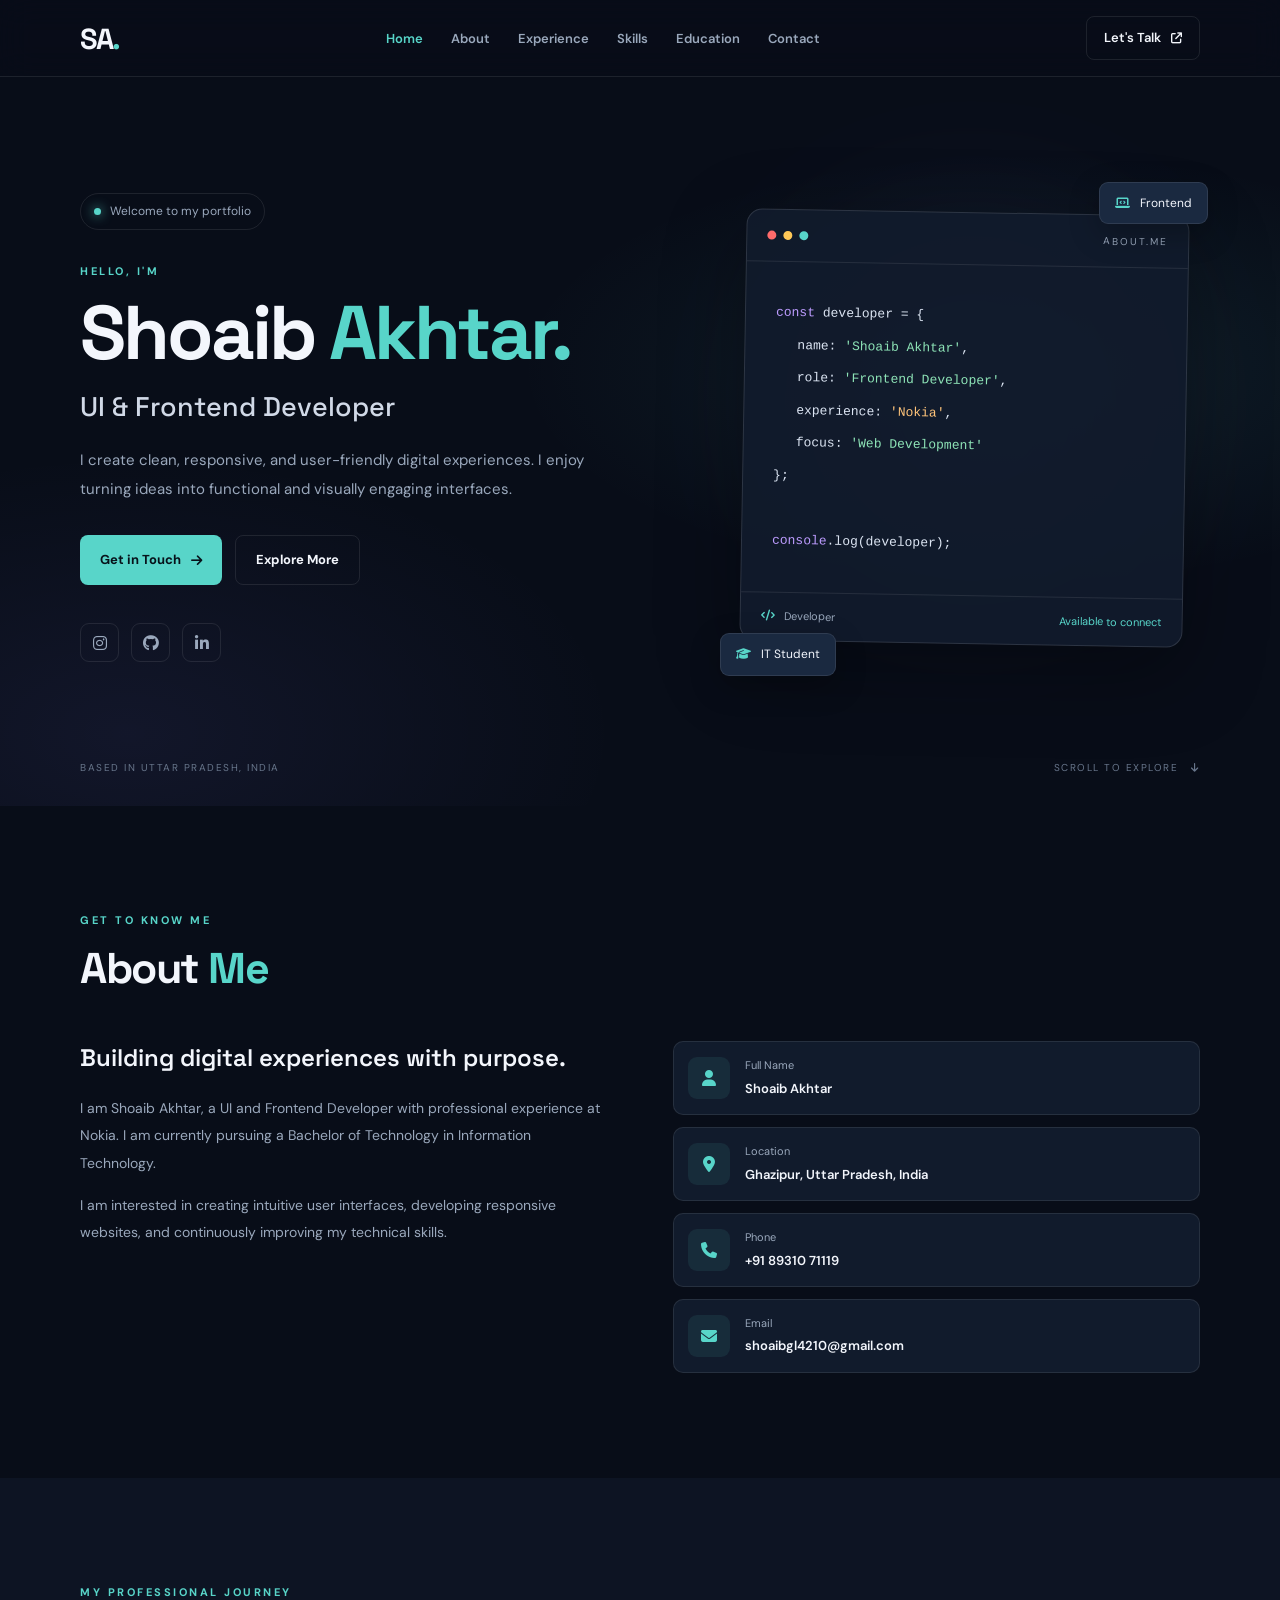
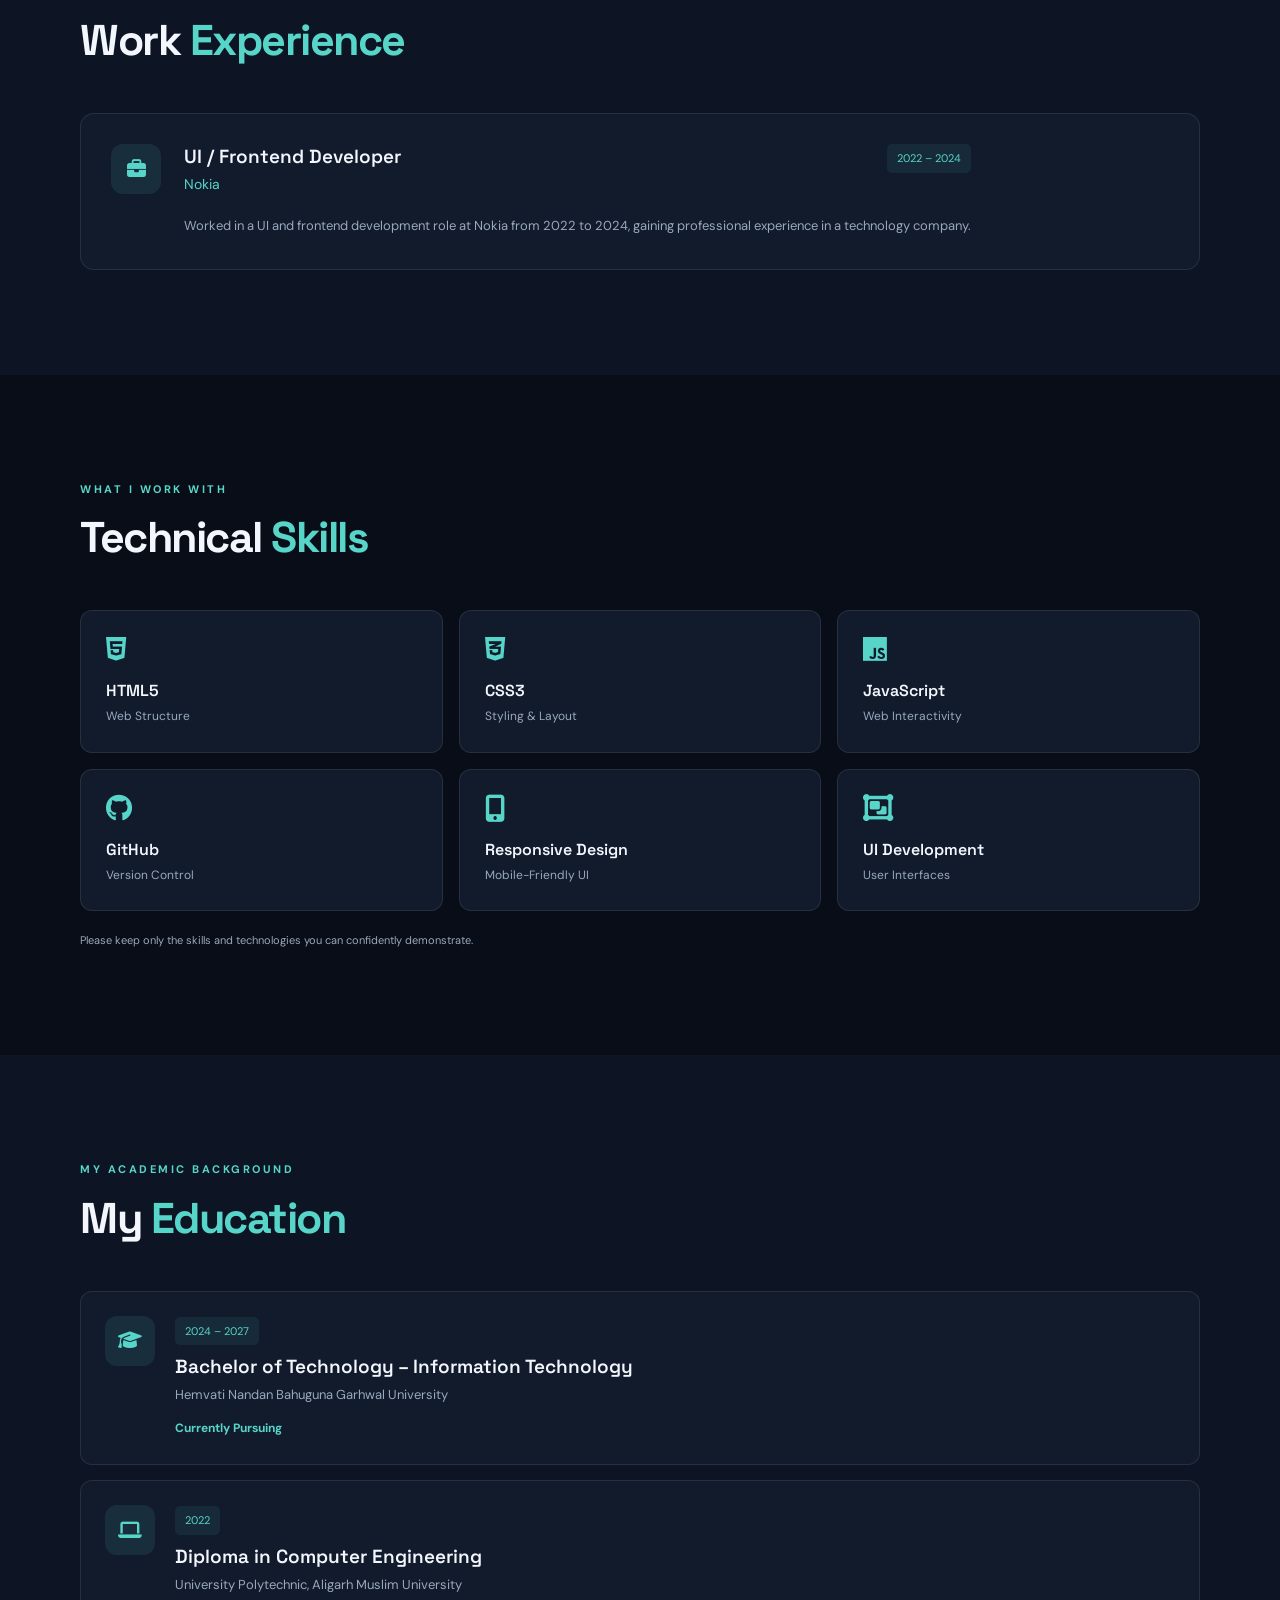
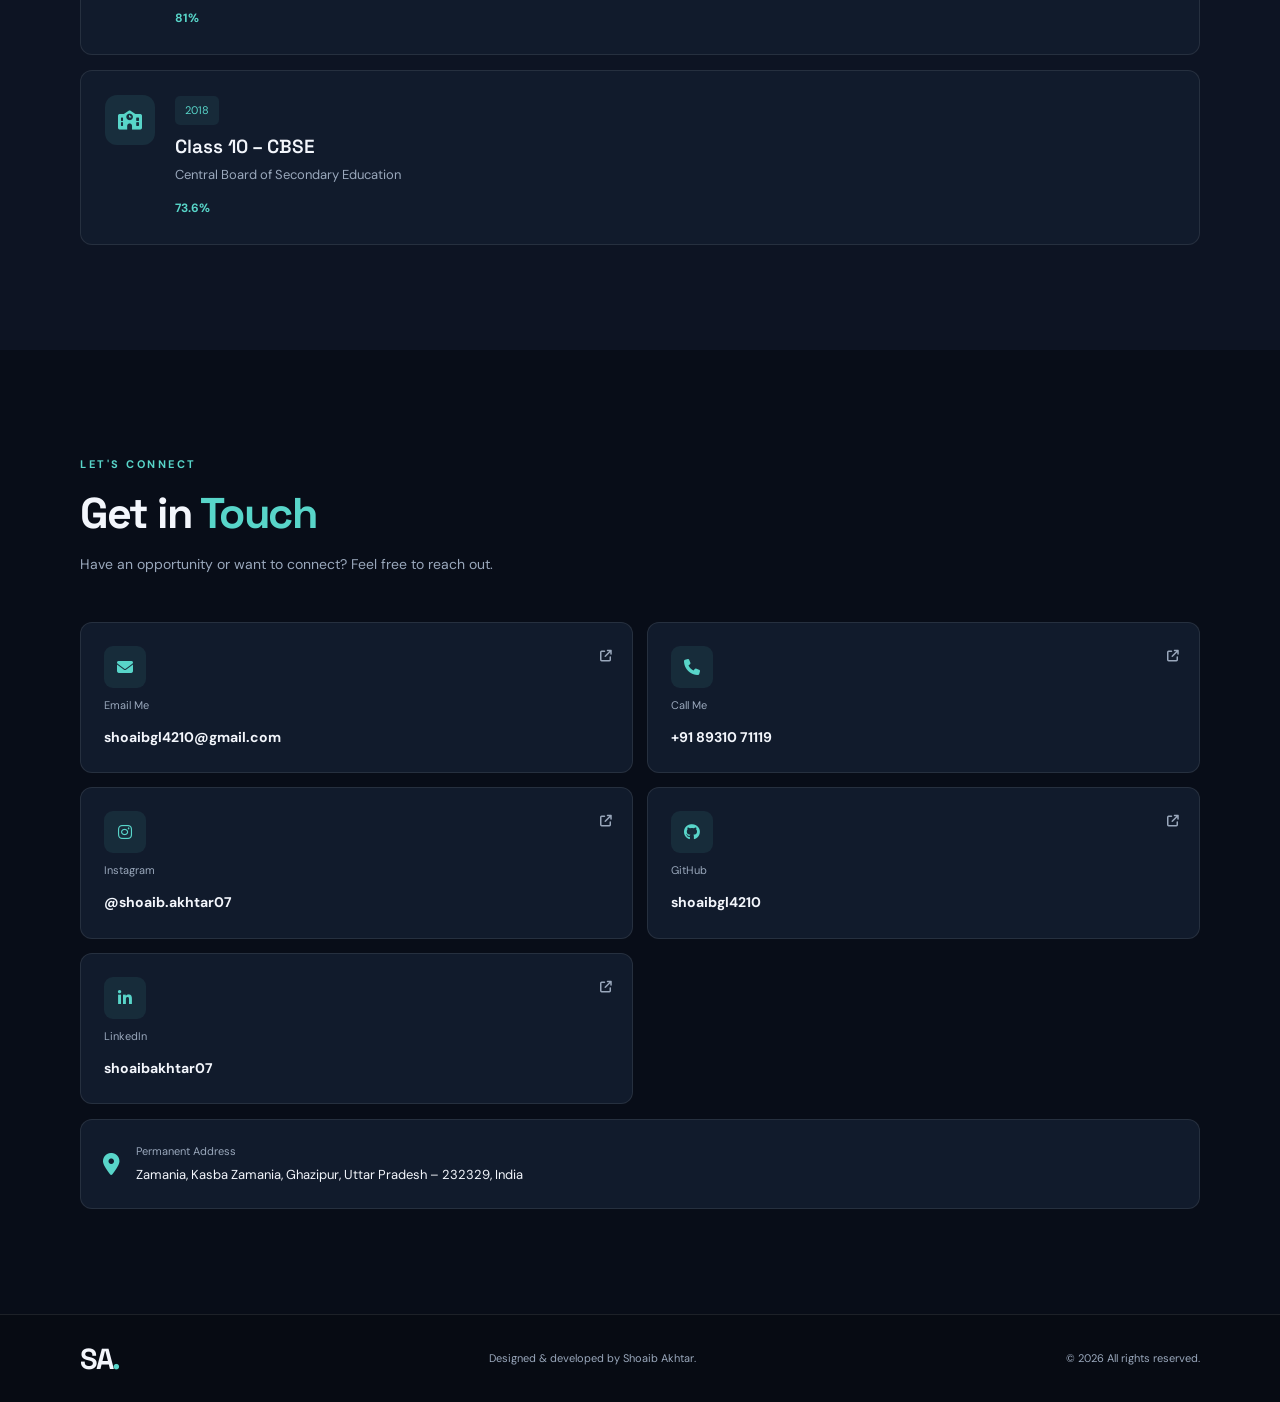
<file: Task-1-Portfolio/index.html>
<!DOCTYPE html>
<html lang="en">
<head>
  <meta charset="UTF-8">
  <meta name="viewport" content="width=device-width, initial-scale=1.0">
  <meta name="description" content="Shoaib Akhtar - UI and Frontend Developer. Explore my experience, education, skills and contact details.">
  <title>Shoaib Akhtar | Frontend Developer</title>

  <link rel="preconnect" href="https://fonts.googleapis.com">
  <link rel="preconnect" href="https://fonts.gstatic.com" crossorigin>
  <link href="https://fonts.googleapis.com/css2?family=DM+Sans:wght@400;500;600;700&family=Space+Grotesk:wght@400;500;600;700&display=swap" rel="stylesheet">

  <link rel="stylesheet" href="style.css">

  <!-- Font Awesome brand icons -->
  <link rel="stylesheet" href="https://cdnjs.cloudflare.com/ajax/libs/font-awesome/6.5.2/css/all.min.css">
</head>

<body>
  <header class="header">
    <nav class="navbar container">
      <a href="#home" class="logo">SA<span>.</span></a>

      <button class="menu-toggle" id="menu-toggle" aria-label="Toggle navigation" aria-expanded="false">
        <i class="fa-solid fa-bars"></i>
      </button>

      <ul class="nav-links" id="nav-links">
        <li><a href="#home" class="nav-link active">Home</a></li>
        <li><a href="#about" class="nav-link">About</a></li>
        <li><a href="#experience" class="nav-link">Experience</a></li>
        <li><a href="#skills" class="nav-link">Skills</a></li>
        <li><a href="#education" class="nav-link">Education</a></li>
        <li><a href="#contact" class="nav-link">Contact</a></li>
      </ul>

      <a href="#contact" class="nav-button">Let's Talk <i class="fa-solid fa-arrow-up-right-from-square"></i></a>
    </nav>
  </header>

  <main>
    <!-- Hero -->
    <section class="hero section" id="home">
      <div class="container hero-content">
        <div class="hero-text">
          <div class="availability">
            <span class="status-dot"></span>
            Welcome to my portfolio
          </div>

          <p class="eyebrow">HELLO, I'M</p>
          <h1>Shoaib <span>Akhtar.</span></h1>

          <h2>UI &amp; Frontend Developer</h2>

          <p class="hero-description">
            I create clean, responsive, and user-friendly digital experiences.
            I enjoy turning ideas into functional and visually engaging interfaces.
          </p>

          <div class="hero-actions">
            <a href="#contact" class="btn btn-primary">
              Get in Touch <i class="fa-solid fa-arrow-right"></i>
            </a>
            <a href="#about" class="btn btn-outline">Explore More</a>
          </div>

          <div class="hero-socials">
            <a href="https://www.instagram.com/shoaib.akhtar07" target="_blank" rel="noopener noreferrer" aria-label="Instagram">
              <i class="fa-brands fa-instagram"></i>
            </a>
            <a href="https://github.com/shoaibgl4210" target="_blank" rel="noopener noreferrer" aria-label="GitHub">
              <i class="fa-brands fa-github"></i>
            </a>
            <a href="https://www.linkedin.com/in/shoaibakhtar07" target="_blank" rel="noopener noreferrer" aria-label="LinkedIn">
              <i class="fa-brands fa-linkedin-in"></i>
            </a>
          </div>
        </div>

        <div class="hero-visual">
          <div class="visual-glow"></div>
          <div class="hero-card">
            <div class="card-top">
              <span class="window-dot"></span>
              <span class="window-dot"></span>
              <span class="window-dot"></span>
              <span class="card-label">ABOUT.ME</span>
            </div>

            <div class="code-content">
              <p><span class="code-purple">const</span> developer = {</p>
              <p class="code-indent">name: <span class="code-green">'Shoaib Akhtar'</span>,</p>
              <p class="code-indent">role: <span class="code-green">'Frontend Developer'</span>,</p>
              <p class="code-indent">experience: <span class="code-orange">'Nokia'</span>,</p>
              <p class="code-indent">focus: <span class="code-green">'Web Development'</span></p>
              <p>};</p>
              <br>
              <p><span class="code-purple">console</span>.log(developer);</p>
            </div>

            <div class="card-footer">
              <span><i class="fa-solid fa-code"></i> Developer</span>
              <span class="footer-status">Available to connect</span>
            </div>
          </div>

          <div class="floating-tag tag-one">
            <i class="fa-solid fa-laptop-code"></i> Frontend
          </div>
          <div class="floating-tag tag-two">
            <i class="fa-solid fa-graduation-cap"></i> IT Student
          </div>
        </div>
      </div>

      <div class="hero-bottom container">
        <span>BASED IN UTTAR PRADESH, INDIA</span>
        <a href="#about">SCROLL TO EXPLORE <i class="fa-solid fa-arrow-down"></i></a>
      </div>
    </section>

    <!-- About -->
    <section class="section" id="about">
      <div class="container">
        <div class="section-heading">
          <p class="eyebrow">GET TO KNOW ME</p>
          <h2>About <span>Me</span></h2>
        </div>

        <div class="about-grid">
          <div class="about-copy">
            <h3>Building digital experiences with purpose.</h3>
            <p>
              I am Shoaib Akhtar, a UI and Frontend Developer with professional
              experience at Nokia. I am currently pursuing a Bachelor of
              Technology in Information Technology.
            </p>
            <p>
              I am interested in creating intuitive user interfaces,
              developing responsive websites, and continuously improving
              my technical skills.
            </p>
          </div>

          <div class="about-details">
            <div class="detail-item">
              <span class="detail-icon"><i class="fa-solid fa-user"></i></span>
              <div>
                <span class="detail-label">Full Name</span>
                <strong>Shoaib Akhtar</strong>
              </div>
            </div>

            <div class="detail-item">
              <span class="detail-icon"><i class="fa-solid fa-location-dot"></i></span>
              <div>
                <span class="detail-label">Location</span>
                <strong>Ghazipur, Uttar Pradesh, India</strong>
              </div>
            </div>

            <div class="detail-item">
              <span class="detail-icon"><i class="fa-solid fa-phone"></i></span>
              <div>
                <span class="detail-label">Phone</span>
                <a href="tel:+918931071119">+91 89310 71119</a>
              </div>
            </div>

            <div class="detail-item">
              <span class="detail-icon"><i class="fa-solid fa-envelope"></i></span>
              <div>
                <span class="detail-label">Email</span>
                <a href="mailto:shoaibgl4210@gmail.com">shoaibgl4210@gmail.com</a>
              </div>
            </div>
          </div>
        </div>
      </div>
    </section>

    <!-- Experience -->
    <section class="section section-alt" id="experience">
      <div class="container">
        <div class="section-heading">
          <p class="eyebrow">MY PROFESSIONAL JOURNEY</p>
          <h2>Work <span>Experience</span></h2>
        </div>

        <div class="experience-card">
          <div class="experience-icon">
            <i class="fa-solid fa-briefcase"></i>
          </div>

          <div class="experience-content">
            <div class="experience-top">
              <div>
                <h3>UI / Frontend Developer</h3>
                <p class="company">Nokia</p>
              </div>
              <span class="date-badge">2022 – 2024</span>
            </div>

            <p class="experience-description">
              Worked in a UI and frontend development role at Nokia from
              2022 to 2024, gaining professional experience in a technology
              company.
            </p>
          </div>
        </div>
      </div>
    </section>

    <!-- Skills -->
    <section class="section" id="skills">
      <div class="container">
        <div class="section-heading">
          <p class="eyebrow">WHAT I WORK WITH</p>
          <h2>Technical <span>Skills</span></h2>
        </div>

        <div class="skills-grid">
          <div class="skill-card">
            <i class="fa-brands fa-html5"></i>
            <h3>HTML5</h3>
            <p>Web Structure</p>
          </div>

          <div class="skill-card">
            <i class="fa-brands fa-css3-alt"></i>
            <h3>CSS3</h3>
            <p>Styling &amp; Layout</p>
          </div>

          <div class="skill-card">
            <i class="fa-brands fa-js"></i>
            <h3>JavaScript</h3>
            <p>Web Interactivity</p>
          </div>

          <div class="skill-card">
            <i class="fa-brands fa-github"></i>
            <h3>GitHub</h3>
            <p>Version Control</p>
          </div>

          <div class="skill-card">
            <i class="fa-solid fa-mobile-screen-button"></i>
            <h3>Responsive Design</h3>
            <p>Mobile-Friendly UI</p>
          </div>

          <div class="skill-card">
            <i class="fa-solid fa-object-group"></i>
            <h3>UI Development</h3>
            <p>User Interfaces</p>
          </div>
        </div>
        <p class="skills-note">
          Please keep only the skills and technologies you can confidently demonstrate.
        </p>
      </div>
    </section>

    <!-- Education -->
    <section class="section section-alt" id="education">
      <div class="container">
        <div class="section-heading">
          <p class="eyebrow">MY ACADEMIC BACKGROUND</p>
          <h2>My <span>Education</span></h2>
        </div>

        <div class="education-list">
          <article class="education-card">
            <div class="education-icon"><i class="fa-solid fa-graduation-cap"></i></div>
            <div class="education-info">
              <span class="education-year">2024 – 2027</span>
              <h3>Bachelor of Technology – Information Technology</h3>
              <p>Hemvati Nandan Bahuguna Garhwal University</p>
              <span class="education-status">Currently Pursuing</span>
            </div>
          </article>

          <article class="education-card">
            <div class="education-icon"><i class="fa-solid fa-laptop"></i></div>
            <div class="education-info">
              <span class="education-year">2022</span>
              <h3>Diploma in Computer Engineering</h3>
              <p>University Polytechnic, Aligarh Muslim University</p>
              <span class="education-score">81%</span>
            </div>
          </article>

          <article class="education-card">
            <div class="education-icon"><i class="fa-solid fa-school"></i></div>
            <div class="education-info">
              <span class="education-year">2018</span>
              <h3>Class 10 – CBSE</h3>
              <p>Central Board of Secondary Education</p>
              <span class="education-score">73.6%</span>
            </div>
          </article>
        </div>
      </div>
    </section>

    <!-- Contact -->
    <section class="section" id="contact">
      <div class="container">
        <div class="section-heading">
          <p class="eyebrow">LET'S CONNECT</p>
          <h2>Get in <span>Touch</span></h2>
          <p class="section-subtitle">
            Have an opportunity or want to connect? Feel free to reach out.
          </p>
        </div>

        <div class="contact-grid">
          <a class="contact-card" href="mailto:shoaibgl4210@gmail.com">
            <span class="contact-icon"><i class="fa-solid fa-envelope"></i></span>
            <span class="detail-label">Email Me</span>
            <strong>shoaibgl4210@gmail.com</strong>
            <span class="contact-arrow"><i class="fa-solid fa-arrow-up-right-from-square"></i></span>
          </a>

          <a class="contact-card" href="tel:+918931071119">
            <span class="contact-icon"><i class="fa-solid fa-phone"></i></span>
            <span class="detail-label">Call Me</span>
            <strong>+91 89310 71119</strong>
            <span class="contact-arrow"><i class="fa-solid fa-arrow-up-right-from-square"></i></span>
          </a>

          <a class="contact-card" href="https://www.instagram.com/shoaib.akhtar07" target="_blank" rel="noopener noreferrer">
            <span class="contact-icon"><i class="fa-brands fa-instagram"></i></span>
            <span class="detail-label">Instagram</span>
            <strong>@shoaib.akhtar07</strong>
            <span class="contact-arrow"><i class="fa-solid fa-arrow-up-right-from-square"></i></span>
          </a>

          <a class="contact-card" href="https://github.com/shoaibgl4210" target="_blank" rel="noopener noreferrer">
            <span class="contact-icon"><i class="fa-brands fa-github"></i></span>
            <span class="detail-label">GitHub</span>
            <strong>shoaibgl4210</strong>
            <span class="contact-arrow"><i class="fa-solid fa-arrow-up-right-from-square"></i></span>
          </a>

          <a class="contact-card" href="https://www.linkedin.com/in/shoaibakhtar07" target="_blank" rel="noopener noreferrer">
            <span class="contact-icon"><i class="fa-brands fa-linkedin-in"></i></span>
            <span class="detail-label">LinkedIn</span>
            <strong>shoaibakhtar07</strong>
            <span class="contact-arrow"><i class="fa-solid fa-arrow-up-right-from-square"></i></span>
          </a>
        </div>

        <div class="address-card">
          <i class="fa-solid fa-location-dot"></i>
          <div>
            <span class="detail-label">Permanent Address</span>
            <p>Zamania, Kasba Zamania, Ghazipur, Uttar Pradesh – 232329, India</p>
          </div>
        </div>
      </div>
    </section>
  </main>

  <footer class="footer">
    <div class="container footer-content">
      <a href="#home" class="logo">SA<span>.</span></a>
      <p>Designed &amp; developed by Shoaib Akhtar.</p>
      <p>© <span id="current-year"></span> All rights reserved.</p>
    </div>
  </footer>

  <script src="script.js"></script>
</body>
</html>
</file>
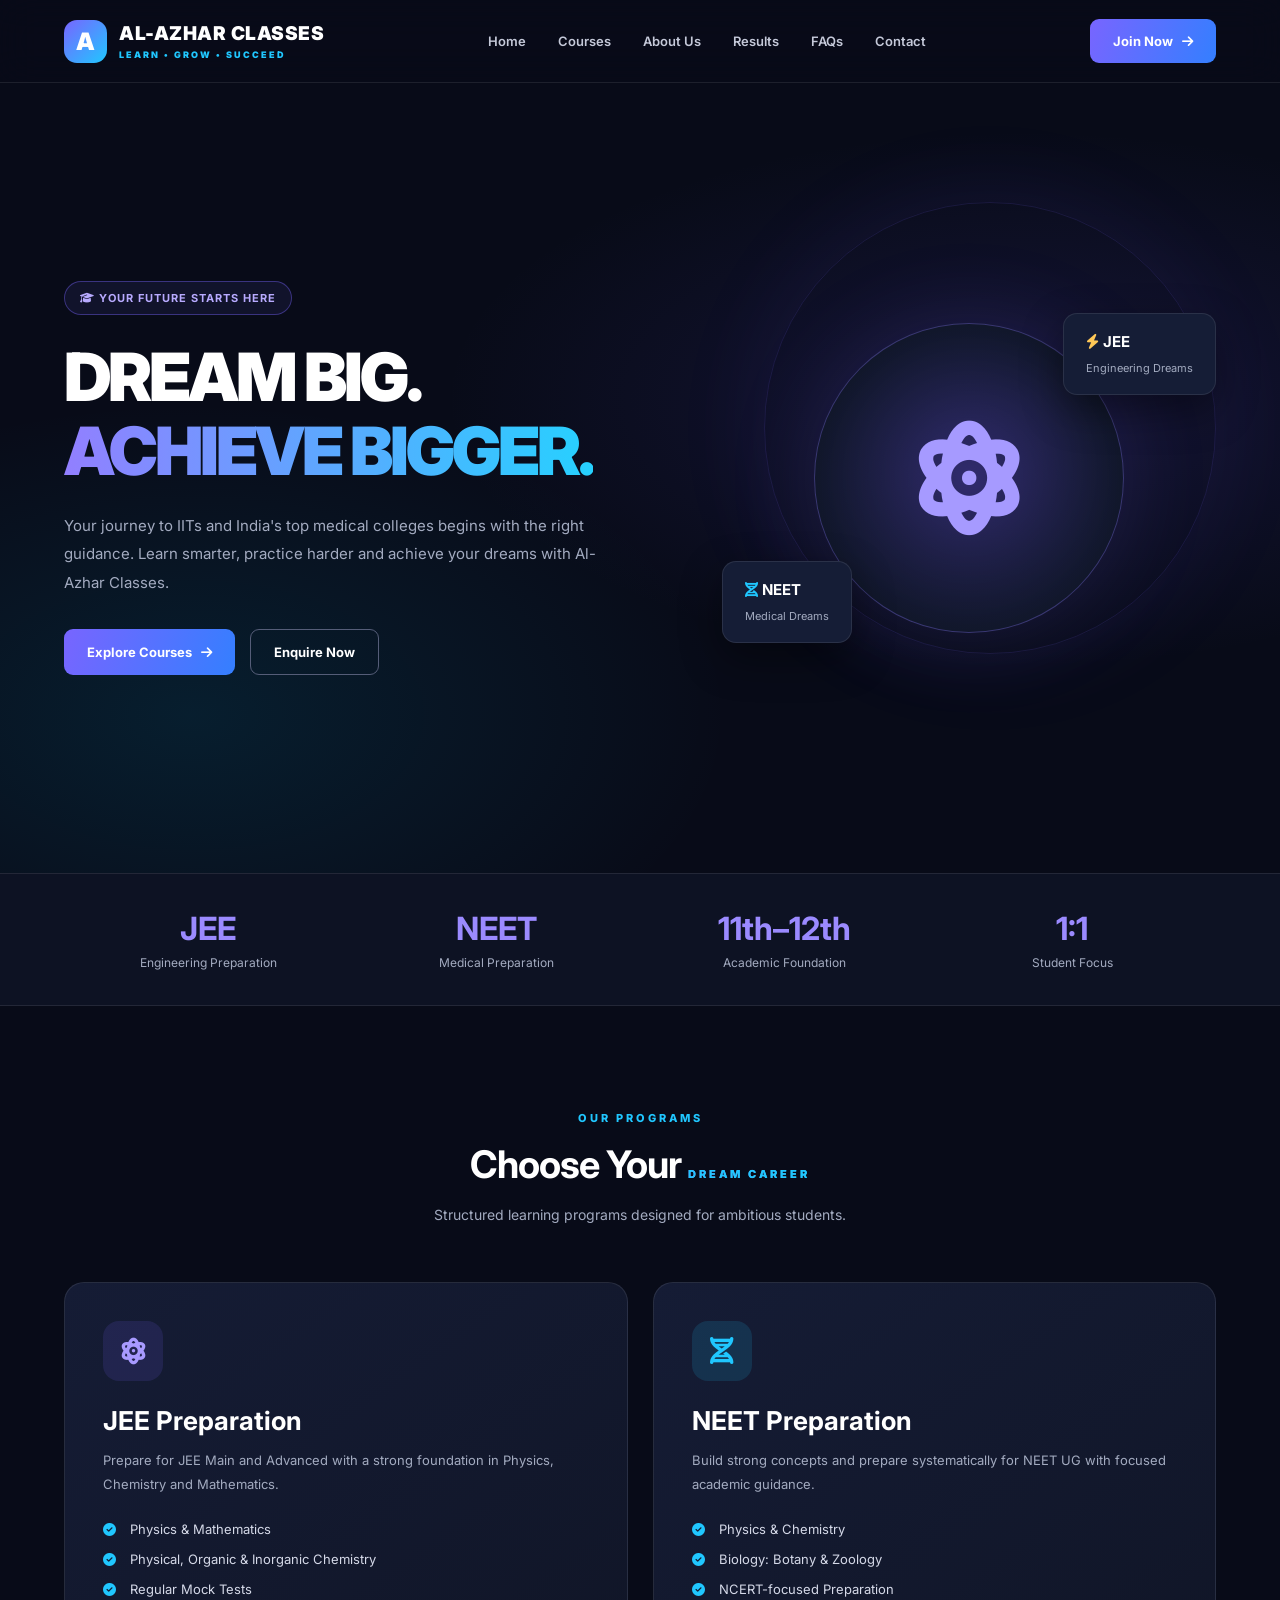
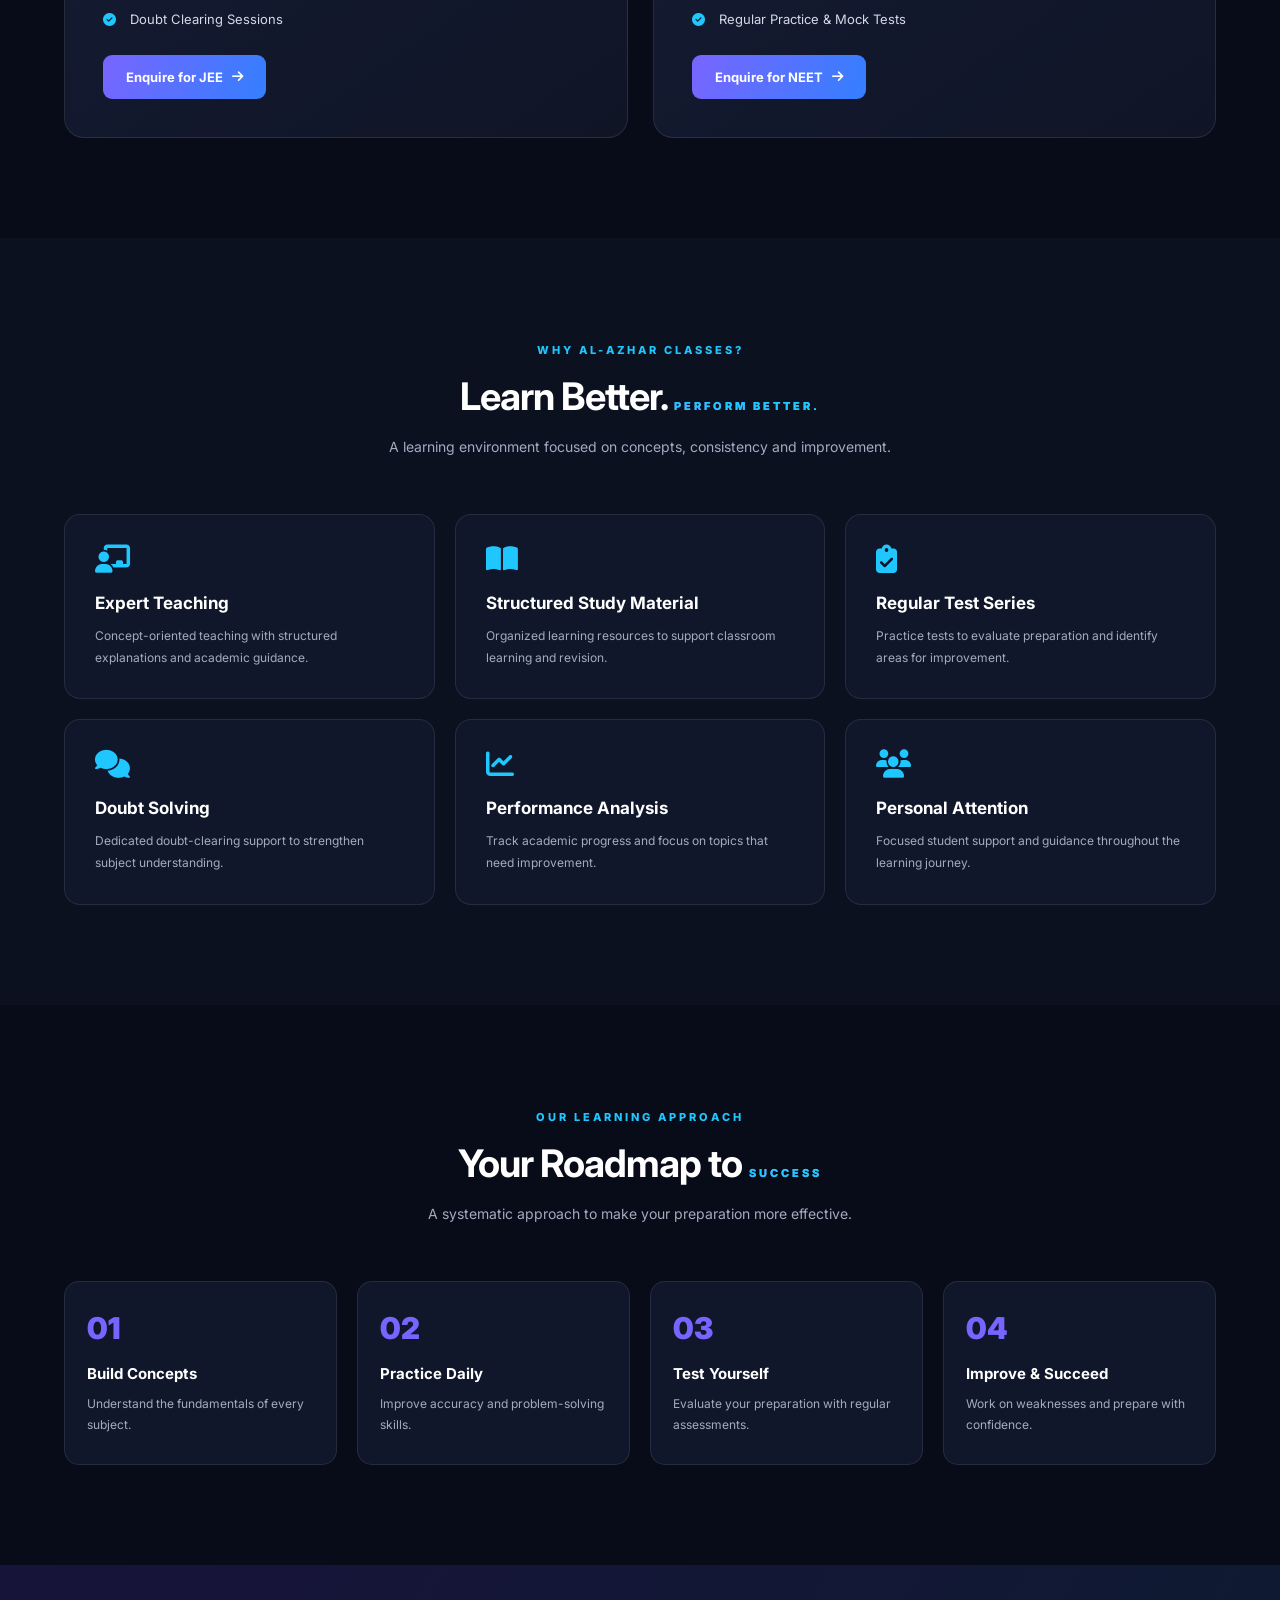
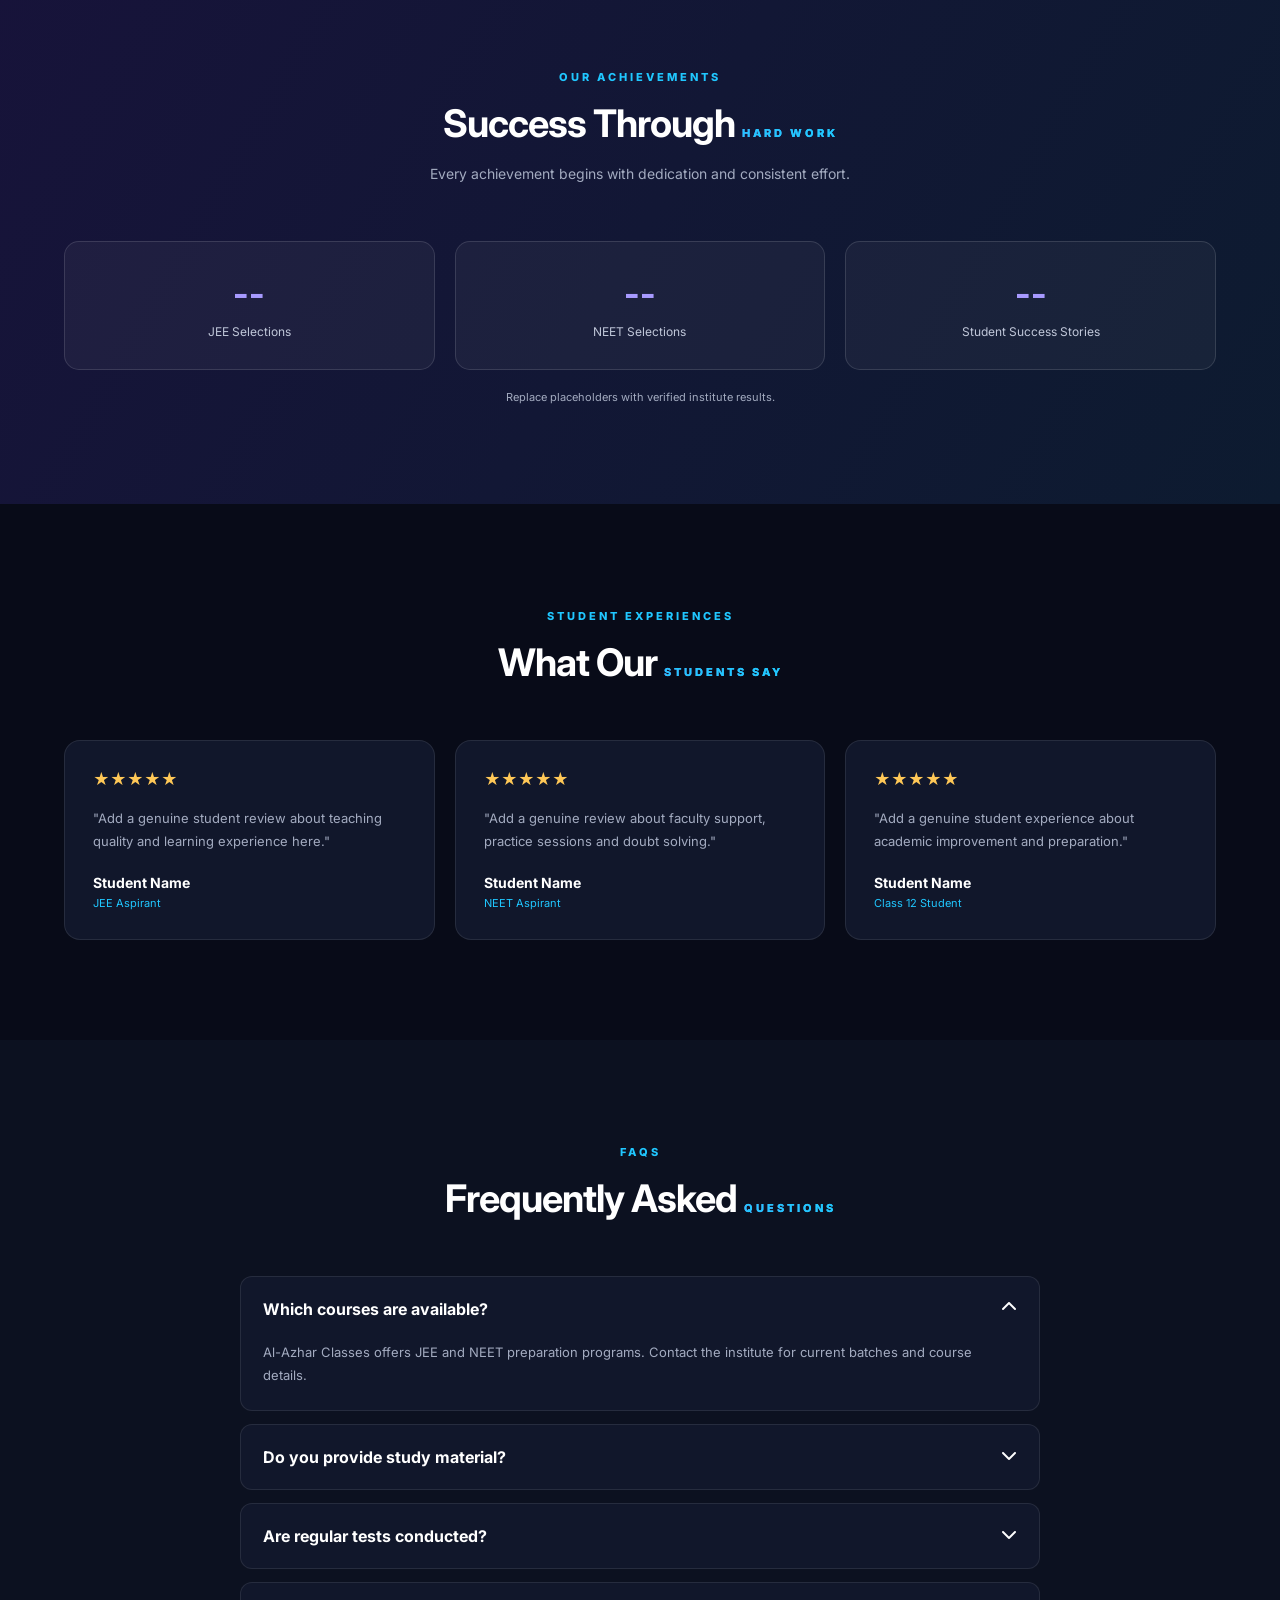
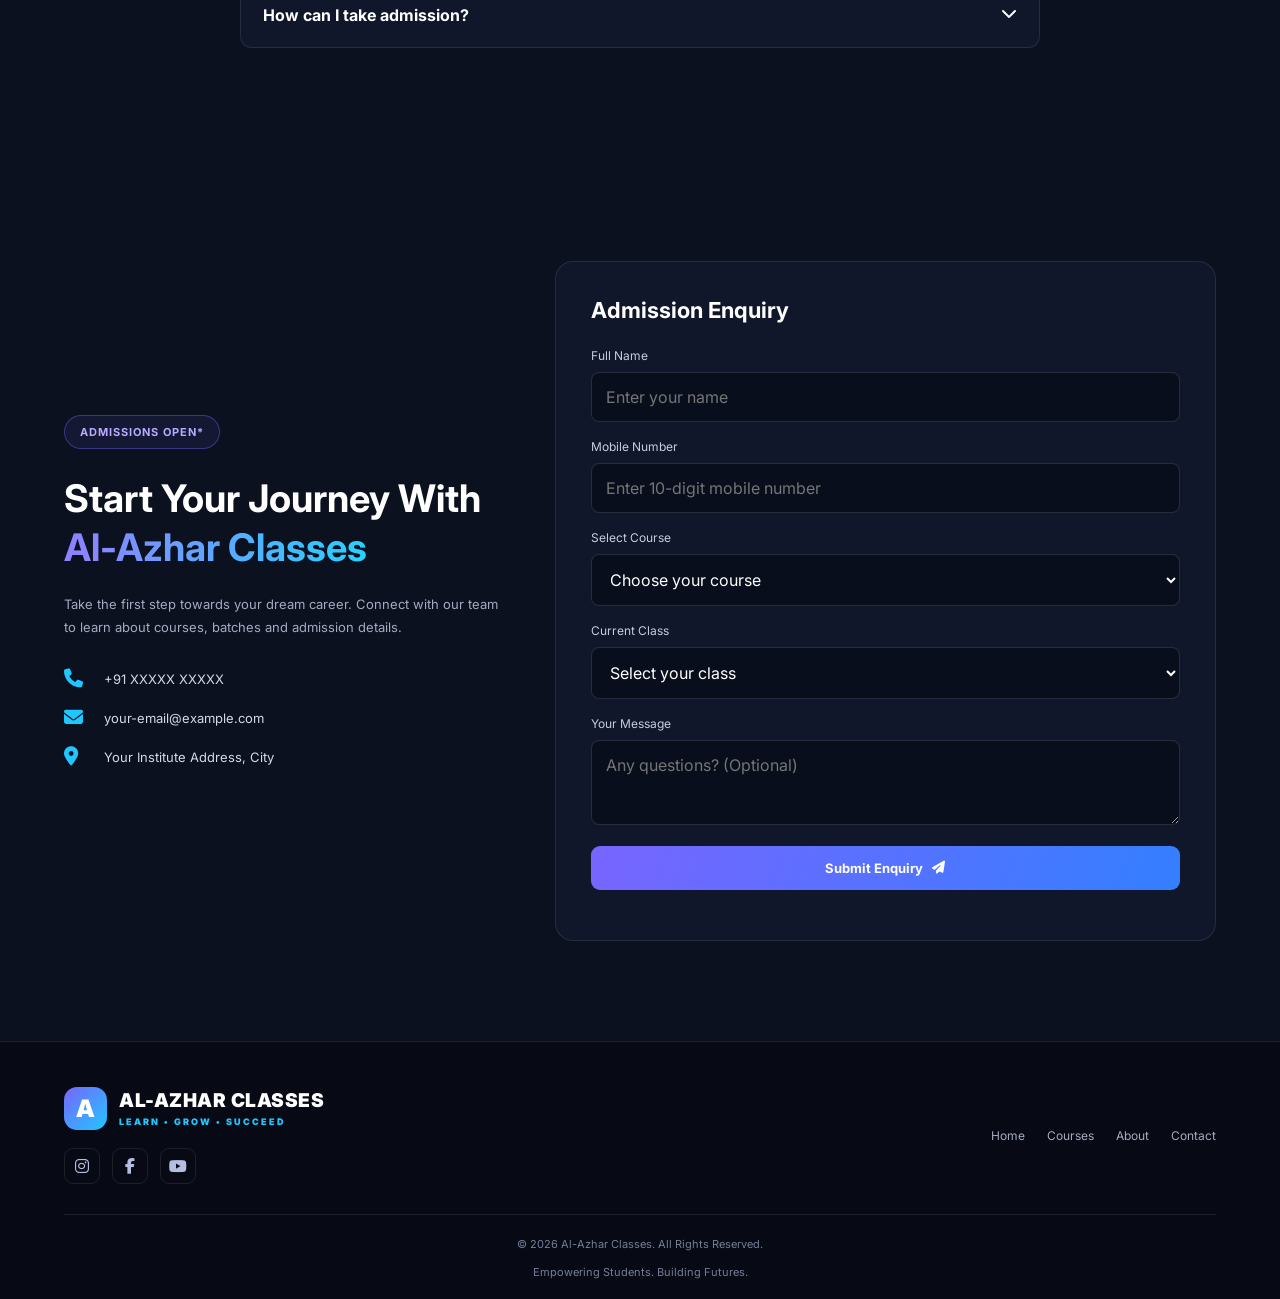
<file: Task-2-Landing-Page/index.html>
<!DOCTYPE html>
<html lang="en">
<head>
<meta charset="UTF-8">
<meta name="viewport" content="width=device-width, initial-scale=1.0">
<meta name="description" content="Al-Azhar Classes - Expert coaching for JEE and NEET aspirants. Build your future with us.">
<title>Al-Azhar Classes | JEE & NEET Coaching</title>

<link rel="preconnect" href="https://fonts.googleapis.com">
<link href="https://fonts.googleapis.com/css2?family=Inter:wght@400;500;600;700;800;900&display=swap" rel="stylesheet">
<link rel="stylesheet" href="https://cdnjs.cloudflare.com/ajax/libs/font-awesome/6.5.2/css/all.min.css">

<link rel="stylesheet" href="style.css">
</head>

<body>

<!-- NAVIGATION -->

<header>
<div class="container navbar">

<a href="#home" class="logo">
    <div class="logo-icon">A</div>
    <div>
        AL-AZHAR CLASSES
        <small>LEARN • GROW • SUCCEED</small>
    </div>
</a>

<nav class="nav-links" id="navLinks">
    <a href="#home">Home</a>
    <a href="#courses">Courses</a>
    <a href="#about">About Us</a>
    <a href="#results">Results</a>
    <a href="#faq">FAQs</a>
    <a href="#contact">Contact</a>
</nav>

<a href="#contact" class="btn nav-cta">Join Now <i class="fa-solid fa-arrow-right"></i></a>

<button class="menu-btn" id="menuBtn" aria-label="Toggle navigation" aria-expanded="false">
    <i class="fa-solid fa-bars"></i>
</button>

</div>
</header>

<!-- HERO -->

<main>
<section class="hero" id="home">
<div class="container hero-grid">

<div>
    <span class="tag"><i class="fa-solid fa-graduation-cap"></i> YOUR FUTURE STARTS HERE</span>

    <h1>
        DREAM BIG.<br>
        <span class="gradient-text">ACHIEVE BIGGER.</span>
    </h1>

    <p>
        Your journey to IITs and India's top medical colleges
        begins with the right guidance. Learn smarter, practice
        harder and achieve your dreams with Al-Azhar Classes.
    </p>

    <div class="hero-buttons">
        <a href="#courses" class="btn">Explore Courses <i class="fa-solid fa-arrow-right"></i></a>
        <a href="#contact" class="btn btn-outline">Enquire Now</a>
    </div>
</div>

<div class="hero-visual">
    <div class="visual-circle">
        <i class="fa-solid fa-atom"></i>
    </div>

    <div class="float-card one">
        <strong><i class="fa-solid fa-bolt" style="color:#ffc857"></i> JEE</strong>
        <small>Engineering Dreams</small>
    </div>

    <div class="float-card two">
        <strong><i class="fa-solid fa-dna" style="color:#20c7ff"></i> NEET</strong>
        <small>Medical Dreams</small>
    </div>
</div>

</div>
</section>

<!-- STATS -->

<div class="stats">
<div class="container stats-grid">

    <div class="stat">
        <h2>JEE</h2>
        <p>Engineering Preparation</p>
    </div>

    <div class="stat">
        <h2>NEET</h2>
        <p>Medical Preparation</p>
    </div>

    <div class="stat">
        <h2>11th–12th</h2>
        <p>Academic Foundation</p>
    </div>

    <div class="stat">
        <h2>1:1</h2>
        <p>Student Focus</p>
    </div>

</div>
</div>

<!-- COURSES -->

<section id="courses">
<div class="container">

<div class="section-heading reveal">
    <span>Our Programs</span>
    <h2>Choose Your <span class="gradient-text">Dream Career</span></h2>
    <p>Structured learning programs designed for ambitious students.</p>
</div>

<div class="courses-grid">

    <div class="course-card jee reveal">
        <div class="course-icon"><i class="fa-solid fa-atom"></i></div>
        <h3>JEE Preparation</h3>
        <p>Prepare for JEE Main and Advanced with a strong foundation in Physics, Chemistry and Mathematics.</p>

        <ul class="course-list">
            <li><i class="fa-solid fa-circle-check"></i> Physics & Mathematics</li>
            <li><i class="fa-solid fa-circle-check"></i> Physical, Organic & Inorganic Chemistry</li>
            <li><i class="fa-solid fa-circle-check"></i> Regular Mock Tests</li>
            <li><i class="fa-solid fa-circle-check"></i> Doubt Clearing Sessions</li>
        </ul>

        <a href="#contact" class="btn">Enquire for JEE <i class="fa-solid fa-arrow-right"></i></a>
    </div>

    <div class="course-card neet reveal">
        <div class="course-icon"><i class="fa-solid fa-dna"></i></div>
        <h3>NEET Preparation</h3>
        <p>Build strong concepts and prepare systematically for NEET UG with focused academic guidance.</p>

        <ul class="course-list">
            <li><i class="fa-solid fa-circle-check"></i> Physics & Chemistry</li>
            <li><i class="fa-solid fa-circle-check"></i> Biology: Botany & Zoology</li>
            <li><i class="fa-solid fa-circle-check"></i> NCERT-focused Preparation</li>
            <li><i class="fa-solid fa-circle-check"></i> Regular Practice & Mock Tests</li>
        </ul>

        <a href="#contact" class="btn">Enquire for NEET <i class="fa-solid fa-arrow-right"></i></a>
    </div>

</div>
</div>
</section>

<!-- WHY CHOOSE US -->

<section class="features" id="about">
<div class="container">

<div class="section-heading reveal">
    <span>Why Al-Azhar Classes?</span>
    <h2>Learn Better. <span class="gradient-text">Perform Better.</span></h2>
    <p>A learning environment focused on concepts, consistency and improvement.</p>
</div>

<div class="features-grid">

    <div class="feature-card reveal">
        <i class="fa-solid fa-chalkboard-user"></i>
        <h3>Expert Teaching</h3>
        <p>Concept-oriented teaching with structured explanations and academic guidance.</p>
    </div>

    <div class="feature-card reveal">
        <i class="fa-solid fa-book-open"></i>
        <h3>Structured Study Material</h3>
        <p>Organized learning resources to support classroom learning and revision.</p>
    </div>

    <div class="feature-card reveal">
        <i class="fa-solid fa-clipboard-check"></i>
        <h3>Regular Test Series</h3>
        <p>Practice tests to evaluate preparation and identify areas for improvement.</p>
    </div>

    <div class="feature-card reveal">
        <i class="fa-solid fa-comments"></i>
        <h3>Doubt Solving</h3>
        <p>Dedicated doubt-clearing support to strengthen subject understanding.</p>
    </div>

    <div class="feature-card reveal">
        <i class="fa-solid fa-chart-line"></i>
        <h3>Performance Analysis</h3>
        <p>Track academic progress and focus on topics that need improvement.</p>
    </div>

    <div class="feature-card reveal">
        <i class="fa-solid fa-users"></i>
        <h3>Personal Attention</h3>
        <p>Focused student support and guidance throughout the learning journey.</p>
    </div>

</div>
</div>
</section>

<!-- LEARNING APPROACH -->

<section>
<div class="container">

<div class="section-heading reveal">
    <span>Our Learning Approach</span>
    <h2>Your Roadmap to <span class="gradient-text">Success</span></h2>
    <p>A systematic approach to make your preparation more effective.</p>
</div>

<div class="process-grid">

    <div class="process-card reveal">
        <div class="number">01</div>
        <h3>Build Concepts</h3>
        <p>Understand the fundamentals of every subject.</p>
    </div>

    <div class="process-card reveal">
        <div class="number">02</div>
        <h3>Practice Daily</h3>
        <p>Improve accuracy and problem-solving skills.</p>
    </div>

    <div class="process-card reveal">
        <div class="number">03</div>
        <h3>Test Yourself</h3>
        <p>Evaluate your preparation with regular assessments.</p>
    </div>

    <div class="process-card reveal">
        <div class="number">04</div>
        <h3>Improve & Succeed</h3>
        <p>Work on weaknesses and prepare with confidence.</p>
    </div>

</div>
</div>
</section>

<!-- RESULTS -->

<section class="results" id="results">
<div class="container">

<div class="section-heading reveal">
    <span>Our Achievements</span>
    <h2>Success Through <span class="gradient-text">Hard Work</span></h2>
    <p>Every achievement begins with dedication and consistent effort.</p>
</div>

<div class="results-grid">

    <div class="result-card reveal">
        <h3>--</h3>
        <p>JEE Selections</p>
    </div>

    <div class="result-card reveal">
        <h3>--</h3>
        <p>NEET Selections</p>
    </div>

    <div class="result-card reveal">
        <h3>--</h3>
        <p>Student Success Stories</p>
    </div>

</div>
<p style="text-align:center;color:#a3abc0;font-size:11px;margin-top:20px;">
    Replace placeholders with verified institute results.
</p>

</div>
</section>

<!-- TESTIMONIALS -->

<section>
<div class="container">

<div class="section-heading reveal">
    <span>Student Experiences</span>
    <h2>What Our <span class="gradient-text">Students Say</span></h2>
</div>

<div class="testimonial-grid">

    <div class="testimonial reveal">
        <div class="stars">★★★★★</div>
        <p>"Add a genuine student review about teaching quality and learning experience here."</p>
        <h4>Student Name</h4>
        <small>JEE Aspirant</small>
    </div>

    <div class="testimonial reveal">
        <div class="stars">★★★★★</div>
        <p>"Add a genuine review about faculty support, practice sessions and doubt solving."</p>
        <h4>Student Name</h4>
        <small>NEET Aspirant</small>
    </div>

    <div class="testimonial reveal">
        <div class="stars">★★★★★</div>
        <p>"Add a genuine student experience about academic improvement and preparation."</p>
        <h4>Student Name</h4>
        <small>Class 12 Student</small>
    </div>

</div>
</div>
</section>

<!-- FAQ -->

<section class="features" id="faq">
<div class="container">

<div class="section-heading reveal">
    <span>FAQs</span>
    <h2>Frequently Asked <span class="gradient-text">Questions</span></h2>
</div>

<div class="faq-container">

    <div class="faq-item active">
        <button class="faq-question">
            Which courses are available?
            <i class="fa-solid fa-chevron-down"></i>
        </button>
        <div class="faq-answer">
            Al-Azhar Classes offers JEE and NEET preparation programs. Contact the institute for current batches and course details.
        </div>
    </div>

    <div class="faq-item">
        <button class="faq-question">
            Do you provide study material?
            <i class="fa-solid fa-chevron-down"></i>
        </button>
        <div class="faq-answer">
            Contact the institute to learn about available study material and academic resources.
        </div>
    </div>

    <div class="faq-item">
        <button class="faq-question">
            Are regular tests conducted?
            <i class="fa-solid fa-chevron-down"></i>
        </button>
        <div class="faq-answer">
            Ask the admissions team about the test schedule and assessment program.
        </div>
    </div>

    <div class="faq-item">
        <button class="faq-question">
            How can I take admission?
            <i class="fa-solid fa-chevron-down"></i>
        </button>
        <div class="faq-answer">
            Fill out the enquiry form below or contact the institute directly for admission details.
        </div>
    </div>

</div>
</div>
</section>

<!-- CONTACT -->

<section class="contact" id="contact">
<div class="container contact-grid">

<div class="contact-info reveal">
    <span class="tag">ADMISSIONS OPEN*</span>

    <h2>Start Your Journey With <span class="gradient-text">Al-Azhar Classes</span></h2>

    <p>
        Take the first step towards your dream career.
        Connect with our team to learn about courses,
        batches and admission details.
    </p>

    <div class="contact-detail">
        <i class="fa-solid fa-phone"></i>
        <span>+91 XXXXX XXXXX</span>
    </div>

    <div class="contact-detail">
        <i class="fa-solid fa-envelope"></i>
        <span>your-email@example.com</span>
    </div>

    <div class="contact-detail">
        <i class="fa-solid fa-location-dot"></i>
        <span>Your Institute Address, City</span>
    </div>

</div>

<form class="contact-form reveal" id="enquiryForm">
    <h3>Admission Enquiry</h3>

    <div class="form-group">
        <label for="studentName">Full Name</label>
        <input type="text" id="studentName" placeholder="Enter your name" required>
    </div>

    <div class="form-group">
        <label for="phone">Mobile Number</label>
        <input type="tel" id="phone" placeholder="Enter 10-digit mobile number"
        pattern="[6-9][0-9]{9}" maxlength="10" required>
    </div>

    <div class="form-group">
        <label for="course">Select Course</label>
        <select id="course" required>
            <option value="">Choose your course</option>
            <option>JEE Main & Advanced</option>
            <option>NEET UG</option>
            <option>Foundation</option>
        </select>
    </div>

    <div class="form-group">
        <label for="class">Current Class</label>
        <select id="class" required>
            <option value="">Select your class</option>
            <option>Class 9</option>
            <option>Class 10</option>
            <option>Class 11</option>
            <option>Class 12</option>
            <option>12th Passed</option>
        </select>
    </div>

    <div class="form-group">
        <label for="message">Your Message</label>
        <textarea id="message" placeholder="Any questions? (Optional)"></textarea>
    </div>

    <button type="submit" class="btn">
        Submit Enquiry <i class="fa-solid fa-paper-plane"></i>
    </button>

    <p id="formMessage" role="status" aria-live="polite"></p>
</form>

</div>
</section>
</main>

<!-- FOOTER -->

<footer>
<div class="container">

<div class="footer-top">

    <div>
        <a href="#home" class="logo">
            <div class="logo-icon">A</div>
            <div>
                AL-AZHAR CLASSES
                <small>LEARN • GROW • SUCCEED</small>
            </div>
        </a>

        <div class="socials">
            <a href="#" aria-label="Instagram"><i class="fa-brands fa-instagram"></i></a>
            <a href="#" aria-label="Facebook"><i class="fa-brands fa-facebook-f"></i></a>
            <a href="#" aria-label="YouTube"><i class="fa-brands fa-youtube"></i></a>
        </div>
    </div>

    <div class="footer-links">
        <a href="#home">Home</a>
        <a href="#courses">Courses</a>
        <a href="#about">About</a>
        <a href="#contact">Contact</a>
    </div>

</div>

<div class="footer-bottom">
    © <span id="year"></span> Al-Azhar Classes. All Rights Reserved.
    <br><br>
    Empowering Students. Building Futures.
</div>

</div>
</footer>

<script src="script.js" defer></script>

</body>
</html>
</file>
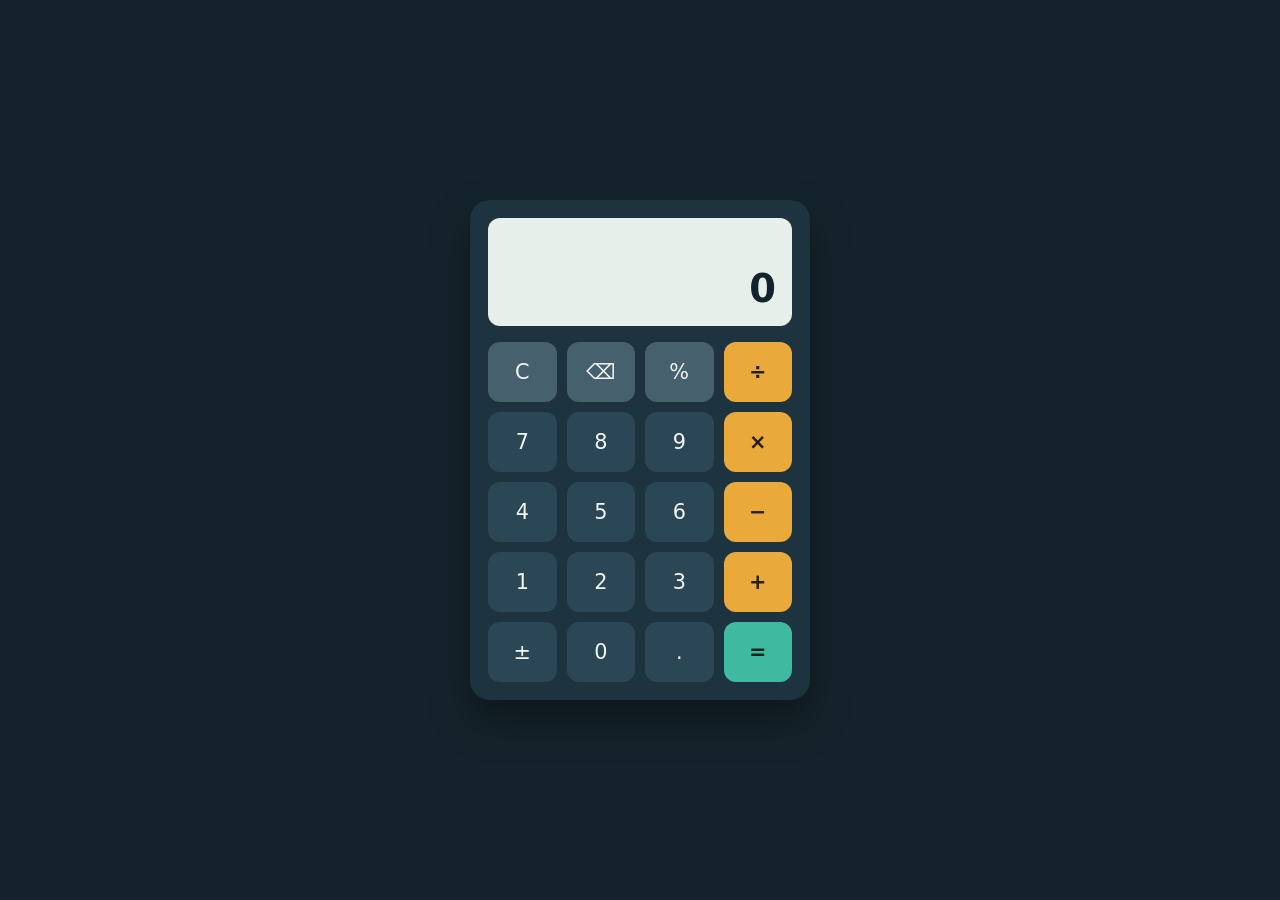
<file: Task-3-Calculator/index.html>
<!DOCTYPE html>
<html lang="en">
<head>
  <meta charset="UTF-8">
  <meta name="viewport" content="width=device-width, initial-scale=1">
  <title>Calculator</title>
  <link rel="stylesheet" href="style.css">
</head>
<body>
  <main class="calculator" aria-label="Calculator">
    <div class="display" aria-live="polite">
      <div class="expression" id="expression"></div>
      <div class="result" id="result">0</div>
    </div>

    <div class="keys">
      <button class="key utility" data-action="clear">C</button>
      <button class="key utility" data-action="delete" aria-label="Delete">⌫</button>
      <button class="key utility" data-action="percent">%</button>
      <button class="key operator" data-action="operator" data-value="/" aria-label="Divide">÷</button>

      <button class="key" data-action="digit" data-value="7">7</button>
      <button class="key" data-action="digit" data-value="8">8</button>
      <button class="key" data-action="digit" data-value="9">9</button>
      <button class="key operator" data-action="operator" data-value="*" aria-label="Multiply">×</button>

      <button class="key" data-action="digit" data-value="4">4</button>
      <button class="key" data-action="digit" data-value="5">5</button>
      <button class="key" data-action="digit" data-value="6">6</button>
      <button class="key operator" data-action="operator" data-value="-" aria-label="Subtract">−</button>

      <button class="key" data-action="digit" data-value="1">1</button>
      <button class="key" data-action="digit" data-value="2">2</button>
      <button class="key" data-action="digit" data-value="3">3</button>
      <button class="key operator" data-action="operator" data-value="+" aria-label="Add">+</button>

      <button class="key" data-action="sign" aria-label="Toggle sign">±</button>
      <button class="key" data-action="digit" data-value="0">0</button>
      <button class="key" data-action="decimal" aria-label="Decimal point">.</button>
      <button class="key equals" data-action="equals" aria-label="Equals">=</button>
    </div>
  </main>

  <script src="script.js"></script>
</body>
</html>
</file>
<file: Task-1-Portfolio/style.css>
:root {
  --bg: #080d18;
  --bg-alt: #0d1423;
  --card: #111b2c;
  --border: rgba(255, 255, 255, 0.09);
  --text: #f3f6fc;
  --muted: #9aa8bc;
  --accent: #58d5c9;
  --accent-2: #8b83ff;
  --font: "DM Sans", sans-serif;
  --heading: "Space Grotesk", sans-serif;
}

* {
  margin: 0;
  padding: 0;
  box-sizing: border-box;
}

html {
  scroll-behavior: smooth;
  scroll-padding-top: 90px;
}

body {
  background: var(--bg);
  color: var(--text);
  font-family: var(--font);
  line-height: 1.7;
}

a {
  color: inherit;
  text-decoration: none;
}

button {
  font: inherit;
}

.container {
  width: min(1120px, 90%);
  margin: 0 auto;
}

.section {
  padding: 105px 0;
}

.section-alt {
  background: var(--bg-alt);
}

.header {
  position: sticky;
  top: 0;
  z-index: 100;
  background: rgba(8, 13, 24, 0.88);
  backdrop-filter: blur(16px);
  border-bottom: 1px solid var(--border);
}

.navbar {
  min-height: 76px;
  display: flex;
  align-items: center;
  justify-content: space-between;
}

.logo {
  font: 700 29px var(--heading);
  letter-spacing: -2px;
}

.logo span,
.section-heading h2 span,
.hero h1 span {
  color: var(--accent);
}

.nav-links {
  display: flex;
  align-items: center;
  gap: 28px;
  list-style: none;
}

.nav-link {
  color: var(--muted);
  font-size: 13px;
  font-weight: 600;
  transition: color 0.25s;
}

.nav-link:hover,
.nav-link.active {
  color: var(--accent);
}

.nav-button {
  padding: 10px 17px;
  border: 1px solid var(--border);
  border-radius: 8px;
  font-size: 13px;
  font-weight: 600;
  transition: 0.25s;
}

.nav-button:hover {
  background: var(--accent);
  color: var(--bg);
}

.nav-button i {
  margin-left: 7px;
  font-size: 11px;
}

.menu-toggle {
  display: none;
  border: 0;
  background: transparent;
  color: var(--text);
  font-size: 22px;
  cursor: pointer;
}

/* Hero */

.hero {
  min-height: 690px;
  padding: 100px 0 30px;
  display: flex;
  flex-direction: column;
  justify-content: center;
  background:
    radial-gradient(ellipse at 80% 40%, rgba(88, 213, 201, 0.09), transparent 35%),
    radial-gradient(ellipse at 10% 90%, rgba(139, 131, 255, 0.08), transparent 30%);
}

.hero-content {
  display: grid;
  grid-template-columns: 1.1fr 0.9fr;
  align-items: center;
  gap: 70px;
}

.availability {
  display: inline-flex;
  align-items: center;
  gap: 9px;
  color: var(--muted);
  border: 1px solid var(--border);
  border-radius: 30px;
  padding: 7px 13px;
  font-size: 12px;
  margin-bottom: 32px;
}

.status-dot {
  height: 7px;
  width: 7px;
  background: var(--accent);
  border-radius: 50%;
  box-shadow: 0 0 12px var(--accent);
}

.eyebrow {
  color: var(--accent);
  font-size: 11px;
  font-weight: 700;
  letter-spacing: 2.5px;
  margin-bottom: 12px;
}

.hero h1 {
  font: 700 clamp(46px, 6vw, 76px)/1.08 var(--heading);
  letter-spacing: -3px;
  margin-bottom: 15px;
}

.hero h2 {
  font: 500 clamp(20px, 2.5vw, 27px) var(--heading);
  color: #d1d9e7;
  margin-bottom: 22px;
}

.hero-description {
  max-width: 540px;
  color: var(--muted);
  font-size: 15px;
  line-height: 1.9;
}

.hero-actions {
  display: flex;
  flex-wrap: wrap;
  gap: 13px;
  margin-top: 32px;
}

.btn {
  display: inline-flex;
  align-items: center;
  justify-content: center;
  gap: 10px;
  padding: 13px 20px;
  border-radius: 8px;
  font-size: 13px;
  font-weight: 700;
  transition: 0.25s;
}

.btn-primary {
  background: var(--accent);
  color: #07121a;
}

.btn-primary:hover {
  transform: translateY(-3px);
  box-shadow: 0 8px 25px rgba(88, 213, 201, 0.2);
}

.btn-outline {
  border: 1px solid var(--border);
  color: var(--text);
}

.btn-outline:hover {
  border-color: var(--accent);
  color: var(--accent);
}

.hero-socials {
  display: flex;
  gap: 12px;
  margin-top: 38px;
}

.hero-socials a {
  height: 39px;
  width: 39px;
  display: grid;
  place-items: center;
  border: 1px solid var(--border);
  border-radius: 9px;
  color: var(--muted);
  transition: 0.25s;
}

.hero-socials a:hover {
  color: var(--accent);
  border-color: var(--accent);
  transform: translateY(-3px);
}

/* Hero code card */

.hero-visual {
  position: relative;
  padding: 35px 15px;
}

.visual-glow {
  position: absolute;
  width: 300px;
  height: 300px;
  background: var(--accent-2);
  opacity: 0.12;
  filter: blur(100px);
  border-radius: 50%;
  top: 15%;
  left: 20%;
}

.hero-card {
  position: relative;
  z-index: 1;
  background: rgba(17, 27, 44, 0.94);
  border: 1px solid rgba(255, 255, 255, 0.12);
  border-radius: 16px;
  box-shadow: 0 25px 80px rgba(0, 0, 0, 0.35);
  overflow: hidden;
  transform: rotate(1deg);
}

.card-top {
  display: flex;
  align-items: center;
  gap: 7px;
  padding: 17px 20px;
  border-bottom: 1px solid var(--border);
}

.window-dot {
  height: 9px;
  width: 9px;
  border-radius: 50%;
  background: #63718a;
}

.window-dot:first-child { background: #ff6b6b; }
.window-dot:nth-child(2) { background: #ffc857; }
.window-dot:nth-child(3) { background: #58d5c9; }

.card-label {
  margin-left: auto;
  color: var(--muted);
  font-size: 10px;
  letter-spacing: 2px;
}

.code-content {
  padding: 35px 30px;
  font: 13px/2.5 monospace;
  color: #dce5f3;
}

.code-indent {
  padding-left: 22px;
}

.code-purple { color: #bd9cff; }
.code-green { color: #8ee4b7; }
.code-orange { color: #ffc47a; }

.card-footer {
  padding: 14px 20px;
  border-top: 1px solid var(--border);
  display: flex;
  justify-content: space-between;
  color: var(--muted);
  font-size: 11px;
}

.card-footer i { color: var(--accent); margin-right: 6px; }

.footer-status { color: var(--accent); }

.floating-tag {
  position: absolute;
  z-index: 2;
  padding: 10px 15px;
  border-radius: 9px;
  background: #1a2940;
  border: 1px solid var(--border);
  font-size: 12px;
  box-shadow: 0 10px 30px rgba(0, 0, 0, 0.25);
}

.floating-tag i {
  color: var(--accent);
  margin-right: 7px;
}

.tag-one { top: 5px; right: -8px; }
.tag-two { bottom: 3px; left: -8px; }

.hero-bottom {
  display: flex;
  justify-content: space-between;
  color: #68768b;
  font-size: 10px;
  letter-spacing: 1.5px;
  margin-top: 80px;
}

.hero-bottom a {
  transition: color 0.2s;
}

.hero-bottom a:hover { color: var(--accent); }
.hero-bottom i { margin-left: 8px; }

/* Section headings */

.section-heading {
  margin-bottom: 45px;
}

.section-heading h2 {
  font: 700 clamp(32px, 4vw, 43px) var(--heading);
  letter-spacing: -1.5px;
}

.section-subtitle {
  color: var(--muted);
  margin-top: 12px;
  font-size: 14px;
}

/* About */

.about-grid {
  display: grid;
  grid-template-columns: 1fr 1fr;
  gap: 65px;
  align-items: start;
}

.about-copy h3 {
  font: 600 24px/1.4 var(--heading);
  margin-bottom: 20px;
}

.about-copy p {
  color: var(--muted);
  font-size: 14px;
  line-height: 1.95;
  margin-bottom: 15px;
}

.about-details {
  display: grid;
  gap: 12px;
}

.detail-item {
  display: flex;
  align-items: center;
  gap: 15px;
  padding: 14px;
  background: var(--card);
  border: 1px solid var(--border);
  border-radius: 10px;
}

.detail-icon,
.contact-icon {
  width: 42px;
  height: 42px;
  flex-shrink: 0;
  display: grid;
  place-items: center;
  background: rgba(88, 213, 201, 0.09);
  color: var(--accent);
  border-radius: 9px;
}

.detail-label {
  display: block;
  color: var(--muted);
  font-size: 11px;
  margin-bottom: 3px;
}

.detail-item strong,
.detail-item a {
  display: block;
  font-size: 13px;
  font-weight: 600;
  overflow-wrap: anywhere;
}

.detail-item a:hover { color: var(--accent); }

/* Experience */

.experience-card {
  display: flex;
  gap: 23px;
  padding: 30px;
  background: var(--card);
  border: 1px solid var(--border);
  border-radius: 14px;
  transition: border-color 0.25s, transform 0.25s;
}

.experience-card:hover {
  border-color: rgba(88, 213, 201, 0.4);
  transform: translateY(-3px);
}

.experience-icon,
.education-icon {
  height: 50px;
  width: 50px;
  flex-shrink: 0;
  display: grid;
  place-items: center;
  border-radius: 12px;
  background: rgba(88, 213, 201, 0.1);
  color: var(--accent);
  font-size: 19px;
}

.experience-top {
  display: flex;
  justify-content: space-between;
  gap: 20px;
  align-items: start;
}

.experience-top h3,
.education-info h3 {
  font: 600 19px var(--heading);
}

.company {
  color: var(--accent);
  font-size: 14px;
  margin-top: 4px;
}

.date-badge,
.education-year {
  display: inline-block;
  color: var(--accent);
  background: rgba(88, 213, 201, 0.08);
  padding: 5px 10px;
  border-radius: 5px;
  font-size: 11px;
  white-space: nowrap;
}

.experience-description {
  margin-top: 17px;
  color: var(--muted);
  font-size: 13px;
  line-height: 1.9;
}

/* Skills */

.skills-grid {
  display: grid;
  grid-template-columns: repeat(3, 1fr);
  gap: 16px;
}

.skill-card {
  padding: 25px;
  background: var(--card);
  border: 1px solid var(--border);
  border-radius: 12px;
  transition: 0.25s;
}

.skill-card:hover {
  transform: translateY(-5px);
  border-color: rgba(88, 213, 201, 0.4);
}

.skill-card > i {
  font-size: 27px;
  color: var(--accent);
  margin-bottom: 17px;
}

.skill-card h3 {
  font: 600 16px var(--heading);
}

.skill-card p {
  font-size: 12px;
  color: var(--muted);
  margin-top: 5px;
}

.skills-note {
  color: var(--muted);
  font-size: 11px;
  margin-top: 20px;
}

/* Education */

.education-list {
  display: grid;
  gap: 15px;
}

.education-card {
  display: flex;
  align-items: flex-start;
  gap: 20px;
  padding: 24px;
  background: var(--card);
  border: 1px solid var(--border);
  border-radius: 12px;
  transition: border-color 0.25s;
}

.education-card:hover {
  border-color: rgba(88, 213, 201, 0.4);
}

.education-info {
  flex: 1;
}

.education-info h3 {
  margin: 9px 0 5px;
}

.education-info p {
  color: var(--muted);
  font-size: 13px;
}

.education-score,
.education-status {
  display: inline-block;
  margin-top: 12px;
  color: var(--accent);
  font-size: 12px;
  font-weight: 700;
}

/* Contact */

.contact-grid {
  display: grid;
  grid-template-columns: repeat(2, 1fr);
  gap: 14px;
}

.contact-card {
  position: relative;
  display: flex;
  flex-direction: column;
  align-items: flex-start;
  gap: 8px;
  padding: 23px;
  background: var(--card);
  border: 1px solid var(--border);
  border-radius: 12px;
  transition: 0.25s;
}

.contact-card:hover {
  border-color: var(--accent);
  transform: translateY(-3px);
}

.contact-card strong {
  font-size: 14px;
  overflow-wrap: anywhere;
}

.contact-arrow {
  position: absolute;
  right: 20px;
  top: 23px;
  color: var(--muted);
  font-size: 12px;
}

.address-card {
  display: flex;
  align-items: center;
  gap: 16px;
  padding: 22px;
  margin-top: 15px;
  background: var(--card);
  border: 1px solid var(--border);
  border-radius: 12px;
}

.address-card > i {
  color: var(--accent);
  font-size: 22px;
}

.address-card p {
  font-size: 13px;
  color: var(--text);
}

/* Footer */

.footer {
  border-top: 1px solid var(--border);
  padding: 25px 0;
  background: #070b13;
}

.footer-content {
  display: flex;
  justify-content: space-between;
  align-items: center;
  gap: 20px;
}

.footer-content p {
  color: var(--muted);
  font-size: 11px;
}

/* Responsive */

@media (max-width: 900px) {
  .nav-links { gap: 15px; }
  .nav-link { font-size: 12px; }
  .nav-button { display: none; }
  .hero-content { gap: 30px; }
  .about-grid { gap: 30px; }
}

@media (max-width: 700px) {
  .section { padding: 75px 0; }

  .navbar { min-height: 68px; }

  .menu-toggle { display: block; }

  .nav-links {
    display: none;
    position: absolute;
    top: 68px;
    left: 0;
    width: 100%;
    padding: 20px 5%;
    background: #0d1423;
    border-bottom: 1px solid var(--border);
    flex-direction: column;
    align-items: flex-start;
    gap: 18px;
  }

  .nav-links.show { display: flex; }

  .hero {
    min-height: auto;
    padding: 75px 0 25px;
  }

  .hero-content {
    grid-template-columns: 1fr;
    gap: 30px;
  }

  .hero h1 { letter-spacing: -2px; }

  .hero-visual { max-width: 500px; width: 100%; margin: 0 auto; }

  .hero-bottom {
    margin-top: 55px;
    gap: 15px;
    font-size: 9px;
  }

  .about-grid { grid-template-columns: 1fr; }

  .skills-grid { grid-template-columns: repeat(2, 1fr); }

  .contact-grid { grid-template-columns: 1fr; }

  .experience-top {
    flex-direction: column;
    gap: 10px;
  }

  .footer-content {
    flex-direction: column;
    text-align: center;
    gap: 10px;
  }
}

@media (max-width: 420px) {
  .skills-grid { grid-template-columns: 1fr 1fr; }
  .skill-card { padding: 18px; }
  .experience-card { padding: 20px; gap: 14px; }
  .education-card { padding: 18px; gap: 13px; }
  .hero-bottom { flex-direction: column; }
  .floating-tag { font-size: 10px; }
}
</file>
<file: Task-2-Landing-Page/style.css>
:root {
    --bg: #080b18;
    --card: #11172b;
    --primary: #7865ff;
    --secondary: #20c7ff;
    --text: #ffffff;
    --muted: #a3abc0;
    --border: rgba(255,255,255,.09);
}

* {
    margin: 0;
    padding: 0;
    box-sizing: border-box;
    scroll-behavior: smooth;
}

body {
    font-family: 'Inter', sans-serif;
    background: var(--bg);
    color: var(--text);
    overflow-x: hidden;
}

a {
    text-decoration: none;
    color: inherit;
}

button, input, select, textarea {
    font: inherit;
}

.container {
    width: min(1200px, 90%);
    margin: auto;
}

/* NAVBAR */

header {
    position: sticky;
    top: 0;
    z-index: 100;
    background: rgba(8,11,24,.88);
    backdrop-filter: blur(18px);
    border-bottom: 1px solid var(--border);
}

.navbar {
    height: 82px;
    display: flex;
    align-items: center;
    justify-content: space-between;
}

.logo {
    display: flex;
    align-items: center;
    gap: 12px;
    font-size: 19px;
    font-weight: 900;
    letter-spacing: .5px;
}

.logo-icon {
    height: 43px;
    width: 43px;
    border-radius: 13px;
    display: grid;
    place-items: center;
    background: linear-gradient(135deg, #7865ff, #20c7ff);
    font-size: 24px;
}

.logo small {
    display: block;
    color: var(--secondary);
    font-size: 9px;
    letter-spacing: 2px;
    margin-top: 4px;
}

.nav-links {
    display: flex;
    align-items: center;
    gap: 32px;
    color: #c5c9d9;
    font-size: 13px;
    font-weight: 600;
}

.nav-links a:hover {
    color: var(--secondary);
}

.btn {
    display: inline-flex;
    align-items: center;
    justify-content: center;
    gap: 9px;
    padding: 14px 23px;
    border-radius: 9px;
    border: 0;
    background: linear-gradient(110deg, #7865ff, #347fff);
    color: white;
    font-weight: 700;
    font-size: 13px;
    cursor: pointer;
    transition: .3s;
}

.btn:hover {
    transform: translateY(-3px);
    box-shadow: 0 10px 30px #7865ff55;
}

.menu-btn {
    display: none;
    background: none;
    color: white;
    border: 0;
    font-size: 24px;
    cursor: pointer;
}

/* HERO */

.hero {
    min-height: 650px;
    display: flex;
    align-items: center;
    position: relative;
    overflow: hidden;
    background:
        radial-gradient(ellipse at 80% 40%, #5142c02c, transparent 40%),
        radial-gradient(ellipse at 15% 80%, #00b9e51c, transparent 35%);
}

.hero::before {
    content: "";
    position: absolute;
    width: 450px;
    height: 450px;
    border: 1px solid #7865ff22;
    border-radius: 50%;
    right: 5%;
    top: 15%;
    box-shadow: 0 0 100px #7865ff15;
}

.hero-grid {
    display: grid;
    grid-template-columns: 1.1fr .9fr;
    gap: 55px;
    align-items: center;
    position: relative;
    z-index: 1;
    padding: 90px 0;
}

.tag {
    display: inline-block;
    padding: 9px 15px;
    border-radius: 50px;
    border: 1px solid #7865ff66;
    color: #b8aaff;
    background: #7865ff16;
    font-size: 11px;
    font-weight: 700;
    letter-spacing: 1px;
    margin-bottom: 25px;
}

.hero h1 {
    font-size: clamp(42px, 5.2vw, 67px);
    line-height: 1.12;
    letter-spacing: -3px;
    font-weight: 900;
    margin-bottom: 23px;
}

.gradient-text {
    background: linear-gradient(90deg, #927fff, #26d1ff);
    background-clip: text;
    -webkit-background-clip: text;
    color: transparent;
}

.hero p {
    color: var(--muted);
    font-size: 15px;
    line-height: 1.9;
    max-width: 540px;
}

.hero-buttons {
    display: flex;
    gap: 15px;
    margin-top: 32px;
}

.btn-outline {
    background: transparent;
    border: 1px solid #555d78;
}

.hero-visual {
    min-height: 410px;
    position: relative;
    display: grid;
    place-items: center;
}

.visual-circle {
    width: 310px;
    height: 310px;
    border-radius: 50%;
    display: grid;
    place-items: center;
    background: radial-gradient(circle, #7865ff50, #11172b 70%);
    border: 1px solid #8b7aff55;
    box-shadow: 0 0 90px #7865ff28;
    animation: float 5s ease-in-out infinite;
}

.visual-circle i {
    font-size: 115px;
    color: #a69aff;
}

.float-card {
    position: absolute;
    background: #151d36;
    border: 1px solid var(--border);
    border-radius: 14px;
    padding: 18px 22px;
    box-shadow: 0 15px 40px #0006;
    animation: float 4s ease-in-out infinite;
}

.float-card strong {
    display: block;
    font-size: 15px;
    margin-bottom: 5px;
}

.float-card small {
    color: var(--muted);
    font-size: 11px;
}

.float-card.one {
    top: 40px;
    right: 0;
}

.float-card.two {
    bottom: 40px;
    left: 0;
    animation-delay: 1s;
}

@keyframes float {
    0%,100% { transform: translateY(0); }
    50% { transform: translateY(-13px); }
}

/* STATS */

.stats {
    border-top: 1px solid var(--border);
    border-bottom: 1px solid var(--border);
    background: #0d1223;
}

.stats-grid {
    display: grid;
    grid-template-columns: repeat(4,1fr);
    padding: 35px 0;
    text-align: center;
}

.stat h2 {
    font-size: 32px;
    color: #9b8aff;
    margin-bottom: 7px;
}

.stat p {
    color: var(--muted);
    font-size: 12px;
}

/* COMMON SECTION */

section {
    padding: 100px 0;
}

.section-heading {
    text-align: center;
    margin-bottom: 55px;
}

.section-heading span {
    color: var(--secondary);
    text-transform: uppercase;
    letter-spacing: 3px;
    font-size: 11px;
    font-weight: 800;
}

.section-heading h2 {
    font-size: 38px;
    margin: 15px 0;
    letter-spacing: -1px;
}

.section-heading p {
    color: var(--muted);
    font-size: 14px;
    line-height: 1.8;
}

/* COURSES */

.courses-grid {
    display: grid;
    grid-template-columns: repeat(2,1fr);
    gap: 25px;
}

.course-card {
    padding: 38px;
    background: linear-gradient(145deg,#151c35,#101526);
    border: 1px solid var(--border);
    border-radius: 20px;
    transition: .3s;
    position: relative;
    overflow: hidden;
}

.course-card:hover {
    transform: translateY(-8px);
    border-color: #7865ff88;
    box-shadow: 0 20px 50px #0004;
}

.course-icon {
    width: 60px;
    height: 60px;
    display: grid;
    place-items: center;
    font-size: 27px;
    border-radius: 16px;
    margin-bottom: 24px;
}

.jee .course-icon {
    background: #7865ff22;
    color: #a89aff;
}

.neet .course-icon {
    background: #20c7ff22;
    color: #20c7ff;
}

.course-card h3 {
    font-size: 26px;
    margin-bottom: 13px;
}

.course-card p {
    color: var(--muted);
    line-height: 1.8;
    font-size: 13px;
    margin-bottom: 25px;
}

.course-list {
    list-style: none;
    margin-bottom: 28px;
}

.course-list li {
    color: #d5d9e8;
    font-size: 13px;
    margin: 14px 0;
}

.course-list i {
    color: #20c7ff;
    margin-right: 10px;
}

/* FEATURES */

.features {
    background: #0c1120;
}

.features-grid {
    display: grid;
    grid-template-columns: repeat(3,1fr);
    gap: 20px;
}

.feature-card {
    background: var(--card);
    padding: 30px;
    border-radius: 16px;
    border: 1px solid var(--border);
    transition: .3s;
}

.feature-card:hover {
    transform: translateY(-5px);
    border-color: #7865ff77;
}

.feature-card i {
    font-size: 28px;
    color: var(--secondary);
    margin-bottom: 20px;
}

.feature-card h3 {
    font-size: 17px;
    margin-bottom: 12px;
}

.feature-card p {
    font-size: 12px;
    line-height: 1.8;
    color: var(--muted);
}

/* LEARNING PROCESS */

.process-grid {
    display: grid;
    grid-template-columns: repeat(4,1fr);
    gap: 20px;
}

.process-card {
    padding: 28px 22px;
    border: 1px solid var(--border);
    border-radius: 15px;
    background: #11172b;
}

.process-card .number {
    font-size: 30px;
    color: #7865ff;
    font-weight: 900;
    margin-bottom: 18px;
}

.process-card h3 {
    font-size: 15px;
    margin-bottom: 10px;
}

.process-card p {
    font-size: 12px;
    color: var(--muted);
    line-height: 1.8;
}

/* RESULTS */

.results {
    background: linear-gradient(120deg,#17133a,#0d1b30);
}

.results-grid {
    display: grid;
    grid-template-columns: repeat(3,1fr);
    gap: 20px;
}

.result-card {
    background: #ffffff0b;
    border: 1px solid #ffffff20;
    border-radius: 15px;
    padding: 30px;
    text-align: center;
}

.result-card h3 {
    color: #a79aff;
    font-size: 35px;
    margin-bottom: 10px;
}

.result-card p {
    font-size: 12px;
    color: #c0c7d9;
}

/* TESTIMONIALS */

.testimonial-grid {
    display: grid;
    grid-template-columns: repeat(3,1fr);
    gap: 20px;
}

.testimonial {
    background: var(--card);
    padding: 28px;
    border: 1px solid var(--border);
    border-radius: 16px;
}

.stars {
    color: #ffc857;
    margin-bottom: 18px;
}

.testimonial p {
    color: var(--muted);
    font-size: 13px;
    line-height: 1.8;
    margin-bottom: 20px;
}

.testimonial h4 {
    font-size: 14px;
}

.testimonial small {
    color: var(--secondary);
    font-size: 11px;
}

/* FAQ */

.faq-container {
    max-width: 800px;
    margin: auto;
}

.faq-item {
    border: 1px solid var(--border);
    border-radius: 12px;
    margin-bottom: 13px;
    background: var(--card);
    overflow: hidden;
}

.faq-question {
    width: 100%;
    border: none;
    background: transparent;
    color: white;
    display: flex;
    justify-content: space-between;
    padding: 22px;
    text-align: left;
    font-weight: 700;
    cursor: pointer;
}

.faq-answer {
    display: none;
    color: var(--muted);
    padding: 0 22px 22px;
    font-size: 13px;
    line-height: 1.8;
}

.faq-item.active .faq-answer {
    display: block;
}

.faq-item.active .faq-question i {
    transform: rotate(180deg);
}

/* CONTACT */

.contact {
    background: #0c1120;
}

.contact-grid {
    display: grid;
    grid-template-columns: .8fr 1.2fr;
    gap: 50px;
    align-items: center;
}

.contact-info h2 {
    font-size: 38px;
    line-height: 1.3;
    margin-bottom: 20px;
}

.contact-info p {
    color: var(--muted);
    line-height: 1.8;
    font-size: 13px;
    margin-bottom: 30px;
}

.contact-detail {
    display: flex;
    gap: 15px;
    align-items: center;
    margin: 20px 0;
    font-size: 13px;
    color: #d4d8e7;
}

.contact-detail i {
    color: var(--secondary);
    font-size: 19px;
    width: 25px;
}

.contact-form {
    background: var(--card);
    padding: 35px;
    border-radius: 18px;
    border: 1px solid var(--border);
}

.contact-form h3 {
    font-size: 22px;
    margin-bottom: 25px;
}

.form-group {
    margin-bottom: 17px;
}

.form-group label {
    display: block;
    color: #c6cce0;
    font-size: 12px;
    margin-bottom: 9px;
}

.form-group input,
.form-group select,
.form-group textarea {
    width: 100%;
    padding: 14px;
    background: #090e1d;
    border: 1px solid #ffffff20;
    color: white;
    border-radius: 8px;
    outline: none;
}

.form-group input:focus,
.form-group select:focus,
.form-group textarea:focus {
    border-color: var(--primary);
}

.form-group select option {
    background: #11172b;
}

.form-group textarea {
    resize: vertical;
    min-height: 85px;
}

.contact-form .btn {
    width: 100%;
}

#formMessage {
    margin-top: 15px;
    font-size: 12px;
    color: #45d6a2;
}

/* FOOTER */

footer {
    padding: 45px 0 20px;
    background: #070a14;
    border-top: 1px solid var(--border);
}

.footer-top {
    display: flex;
    justify-content: space-between;
    align-items: center;
    padding-bottom: 30px;
    border-bottom: 1px solid var(--border);
}

.footer-links {
    display: flex;
    gap: 22px;
    color: var(--muted);
    font-size: 12px;
}

.footer-links a:hover {
    color: var(--secondary);
}

.footer-bottom {
    text-align: center;
    color: #747e97;
    font-size: 11px;
    padding-top: 22px;
}

.socials {
    display: flex;
    gap: 12px;
    margin-top: 18px;
}

.socials a {
    height: 36px;
    width: 36px;
    display: grid;
    place-items: center;
    border: 1px solid var(--border);
    border-radius: 9px;
    color: #b5bde0;
}

.socials a:hover {
    color: var(--secondary);
    border-color: var(--secondary);
}

/* SCROLL ANIMATION */

.reveal {
    opacity: 0;
    transform: translateY(25px);
    transition: opacity .7s ease, transform .7s ease;
}

.reveal.visible {
    opacity: 1;
    transform: translateY(0);
}

/* RESPONSIVE */

@media(max-width:900px) {
    .nav-links {
        display: none;
        position: absolute;
        top: 82px;
        left: 0;
        width: 100%;
        background: #101629;
        flex-direction: column;
        padding: 25px;
        gap: 22px;
    }

    .nav-links.show {
        display: flex;
    }

    .menu-btn {
        display: block;
    }

    .nav-cta {
        display: none;
    }

    .hero-grid {
        grid-template-columns: 1fr;
        text-align: center;
    }

    .hero p {
        margin: auto;
    }

    .hero-buttons {
        justify-content: center;
    }

    .hero-visual {
        min-height: 350px;
    }

    .features-grid {
        grid-template-columns: repeat(2,1fr);
    }

    .process-grid {
        grid-template-columns: repeat(2,1fr);
    }

    .contact-grid {
        grid-template-columns: 1fr;
    }
}

@media(max-width:600px) {
    .container {
        width: 92%;
    }

    section {
        padding: 70px 0;
    }

    .hero {
        min-height: auto;
    }

    .hero h1 {
        font-size: 43px;
        letter-spacing: -2px;
    }

    .hero-buttons {
        flex-direction: column;
    }

    .visual-circle {
        width: 230px;
        height: 230px;
    }

    .visual-circle i {
        font-size: 80px;
    }

    .float-card.one {
        right: -5px;
    }

    .float-card.two {
        left: -5px;
    }

    .stats-grid {
        grid-template-columns: repeat(2,1fr);
        gap: 30px;
    }

    .courses-grid,
    .features-grid,
    .process-grid,
    .results-grid,
    .testimonial-grid {
        grid-template-columns: 1fr;
    }

    .section-heading h2 {
        font-size: 29px;
    }

    .course-card {
        padding: 27px;
    }

    .contact-form {
        padding: 24px;
    }

    .footer-top {
        flex-direction: column;
        align-items: flex-start;
        gap: 25px;
    }

    .footer-links {
        flex-wrap: wrap;
    }
}
</file>
<file: Task-3-Calculator/style.css>
:root {
  --bg: #14232b;
  --body: #1d3440;
  --screen: #e6efe9;
  --screen-text: #14232b;
  --key: #2b4756;
  --key-hover: #356073;
  --utility: #46606d;
  --operator: #e9a93b;
  --operator-text: #2a1c00;
  --equals: #3fb9a0;
  --text: #f2f6f4;
}

* { box-sizing: border-box; margin: 0; padding: 0; }

body {
  min-height: 100vh;
  display: grid;
  place-items: center;
  padding: 16px;
  background: var(--bg);
  font-family: "Segoe UI", system-ui, -apple-system, Roboto, sans-serif;
  color: var(--text);
}

.calculator {
  width: 100%;
  max-width: 340px;
  padding: 18px;
  background: var(--body);
  border-radius: 20px;
  box-shadow: 0 20px 40px rgba(0, 0, 0, 0.35);
}

.display {
  min-height: 108px;
  padding: 14px 16px;
  margin-bottom: 16px;
  display: flex;
  flex-direction: column;
  justify-content: flex-end;
  align-items: flex-end;
  background: var(--screen);
  color: var(--screen-text);
  border-radius: 12px;
  overflow: hidden;
}

.expression {
  min-height: 20px;
  font-size: 0.95rem;
  opacity: 0.65;
  word-break: break-all;
}

.result {
  font-size: 2.4rem;
  font-weight: 600;
  line-height: 1.2;
  max-width: 100%;
  overflow-x: auto;
  white-space: nowrap;
}

.result.small { font-size: 1.2rem; }

.keys {
  display: grid;
  grid-template-columns: repeat(4, 1fr);
  gap: 10px;
}

.key {
  height: 60px;
  border: none;
  border-radius: 12px;
  background: var(--key);
  color: var(--text);
  font: inherit;
  font-size: 1.3rem;
  cursor: pointer;
  transition: background 0.15s, transform 0.08s;
}

.key:hover { background: var(--key-hover); }
.key:active { transform: scale(0.95); }
.key:focus-visible { outline: 3px solid var(--operator); outline-offset: 2px; }

.key.utility { background: var(--utility); }
.key.operator { background: var(--operator); color: var(--operator-text); font-weight: 600; }
.key.operator:hover { filter: brightness(1.08); }
.key.equals { background: var(--equals); color: #06251f; font-weight: 700; }
.key.equals:hover { filter: brightness(1.08); }

@media (prefers-reduced-motion: reduce) {
  .key { transition: none; }
}
</file>
